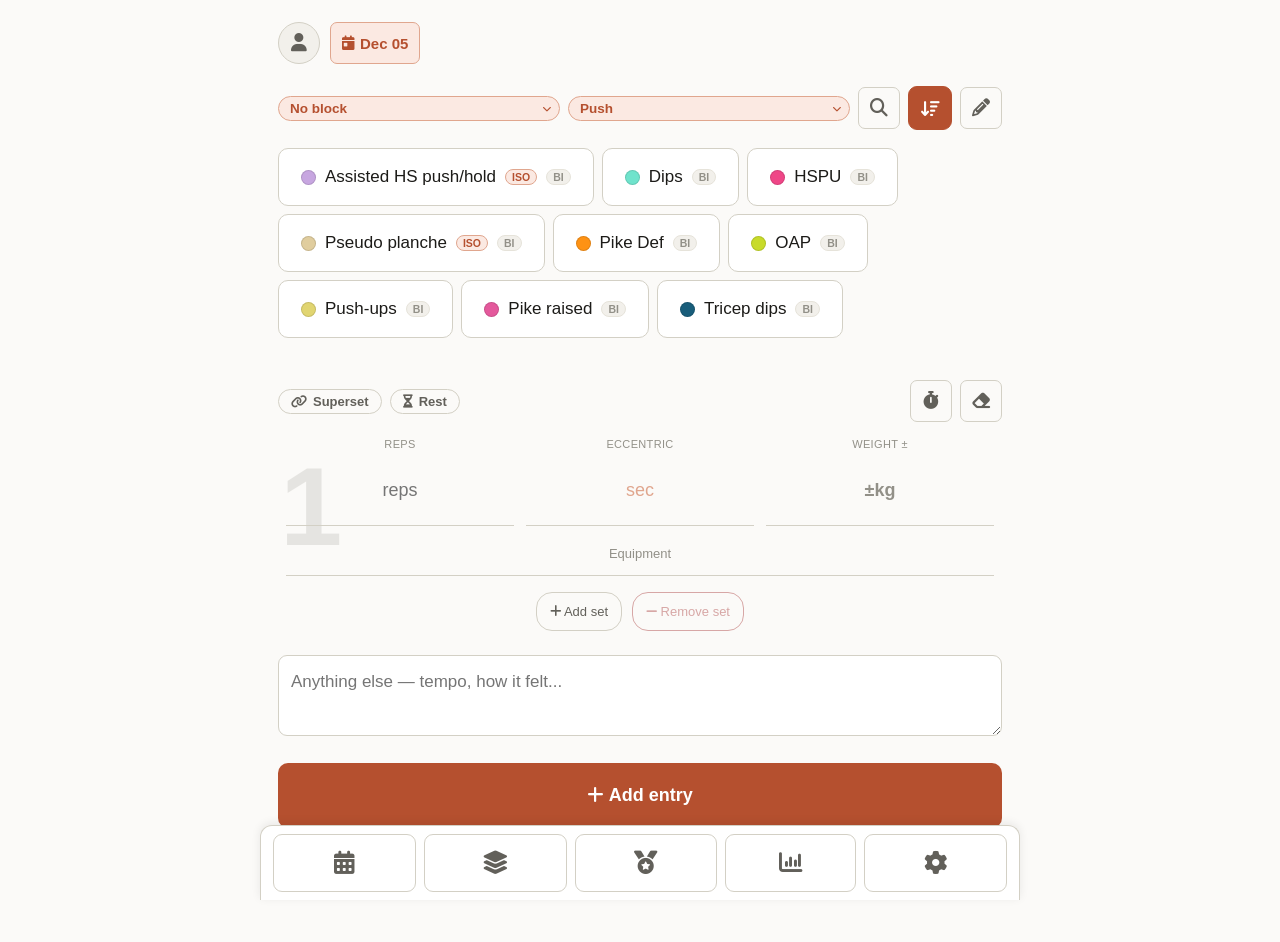
<file: index.html>
<!DOCTYPE html>
<html lang="en">
<head>
<meta charset="utf-8" />
<meta name="viewport" content="width=device-width, initial-scale=1" />
<title>Workout Log</title>
<meta http-equiv="refresh" content="0; url=workout-log-standalone.html" />
<link rel="manifest" href="manifest.webmanifest" />
</head>
<body>
<p><a href="workout-log-standalone.html">Open Workout Log</a></p>
<script>location.replace('workout-log-standalone.html');</script>
</body>
</html>
</file>
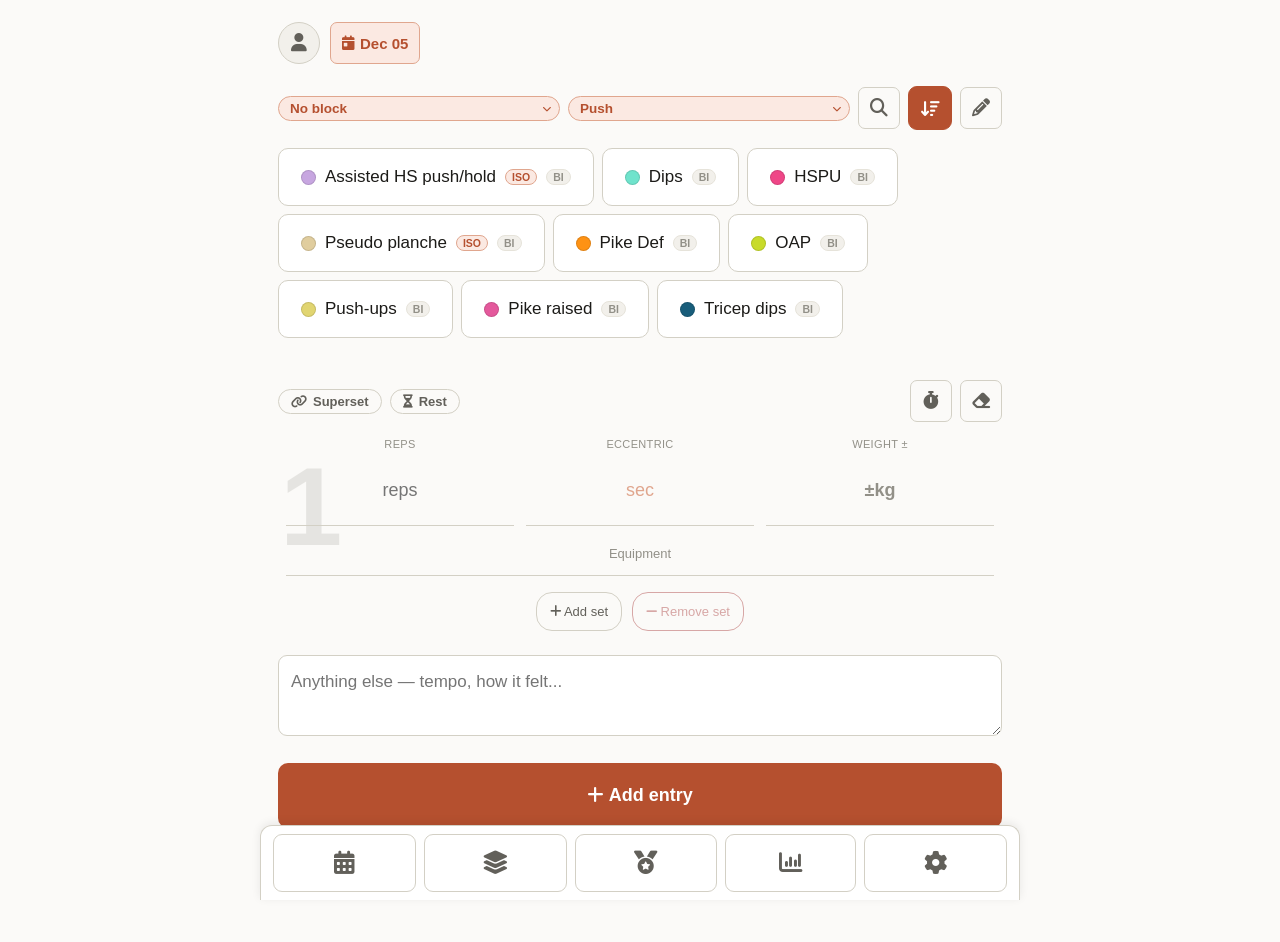
<file: workout-log-standalone.html>
<!DOCTYPE html>
<html lang="en">
<head>
<meta charset="UTF-8" />
<meta name="viewport" content="width=device-width, initial-scale=1.0, viewport-fit=cover" />
<title>Workout Log</title>
<link rel="manifest" href="manifest.webmanifest" />
<meta name="theme-color" content="#fbfaf8" />
<link rel="icon" type="image/png" href="icons/favicon-64.png" />
<link rel="apple-touch-icon" href="icons/apple-touch-icon.png" />
<meta name="mobile-web-app-capable" content="yes" />
<meta name="apple-mobile-web-app-capable" content="yes" />
<meta name="apple-mobile-web-app-title" content="Workout" />
<link rel="stylesheet" href="https://cdnjs.cloudflare.com/ajax/libs/font-awesome/6.5.1/css/all.min.css" />
<link rel="stylesheet" href="workout-log-style.css" />
<script>
  // Applied before the stylesheet paints anything, so there's no flash of the wrong theme.
  (function () {
    try {
      var saved = localStorage.getItem("workout-log-mode-v1");
      var mode = (saved === 'light' || saved === 'dark') ? saved
        : (window.matchMedia && window.matchMedia('(prefers-color-scheme: dark)').matches ? 'dark' : 'light');
      document.documentElement.setAttribute('data-theme', mode);
    } catch (e) { /* ignore */ }
  })();
</script>
</head>
<body>

<header>
  <div class="header-left">
    <button type="button" id="profileBtn" class="profile-btn" aria-label="Profile" title="Profile"><i class="fa-solid fa-user" aria-hidden="true"></i></button>
    <span class="date-wrap">
          <button type="button" id="headerDateBtn" class="date-btn" aria-label="Pick a date"></button>
          <input type="date" id="dateInput" class="hidden-date-input" />
        </span>
  </div>
  <div class="header-btns">
    <button class="menu-btn" id="pageNavBtn" aria-label="View calendar &amp; history" title="Calendar &amp; history"><i class="fa-solid fa-calendar-days" aria-hidden="true"></i></button>
    <button class="menu-btn" id="configBtn" aria-label="Manage categories &amp; blocks" title="Categories &amp; blocks"><i class="fa-solid fa-layer-group" aria-hidden="true"></i></button>
    <button class="menu-btn" id="skillsBtn" aria-label="Skill progressions" title="Skill progressions"><i class="fa-solid fa-medal" aria-hidden="true"></i></button>
    <a class="menu-btn" id="graphLink" href="workout-graph.html" aria-label="View progress graphs" title="Progress graphs"><i class="fa-solid fa-chart-column" aria-hidden="true"></i></a>
    <button class="menu-btn" id="menuBtn" aria-label="Settings &amp; backup" title="Settings &amp; backup"><i class="fa-solid fa-gear" aria-hidden="true"></i></button>
    <div class="menu-panel hidden" id="menuPanel">
      <div class="menu-icon-row">
        <div class="menu-icon-item"><button class="icon-btn" id="exportXlsxBtn" type="button" aria-label="Export to Excel" title="Export to Excel"><i class="fa-solid fa-file-excel" aria-hidden="true"></i></button><span class="menu-icon-label">XLS</span></div>
        <div class="menu-icon-item"><button class="icon-btn" id="exportJsonBtn" type="button" aria-label="Export backup" title="Export backup"><i class="fa-solid fa-file-arrow-down" aria-hidden="true"></i></button><span class="menu-icon-label">Export</span></div>
        <span class="menu-icon-sep" aria-hidden="true"></span>
        <div class="menu-icon-item"><button class="icon-btn" id="importJsonBtn" type="button" aria-label="Import backup" title="Import backup"><i class="fa-solid fa-file-arrow-up" aria-hidden="true"></i></button><span class="menu-icon-label">Import</span></div>
      </div>
      <div class="theme-section">
        <div class="theme-label">Colour theme</div>
        <div class="theme-swatches" id="themeSwatches"></div>
      </div>
      <div class="theme-section">
        <div class="theme-label">Appearance</div>
        <div class="mode-toggle" id="modeToggle">
          <button type="button" class="mode-btn" data-mode="light"><i class="fa-solid fa-sun" aria-hidden="true"></i> Light</button>
          <button type="button" class="mode-btn" data-mode="dark"><i class="fa-solid fa-moon" aria-hidden="true"></i> Dark</button>
        </div>
      </div>
      <div class="theme-section">
        <div class="theme-label">Units</div>
        <div class="mode-toggle" id="unitsToggle">
          <button type="button" class="mode-btn" data-units="metric">Metric</button>
          <button type="button" class="mode-btn" data-units="imperial">Imperial</button>
        </div>
      </div>
      <div class="theme-section">
        <div class="theme-label">Week starts on</div>
        <div class="mode-toggle" id="weekToggle">
          <button type="button" class="mode-btn" data-week="1">Monday</button>
          <button type="button" class="mode-btn" data-week="0">Sunday</button>
        </div>
      </div>
      <div class="theme-section">
        <label class="reset-option"><input type="checkbox" id="showLastToggle" /> Show previous session</label>
      </div>
      <div class="theme-section">
        <label class="reset-option"><input type="checkbox" id="setFlagsToggle" /> Track RPE, pain &amp; Form</label>
      </div>
      <div class="collapsible">
        <button class="collapsible-toggle" id="rearrangeToggleBtn"><i class="fa-solid fa-chevron-right" aria-hidden="true"></i> Rearrange sections</button>
        <div class="hidden" id="settingsListWrap">
          <div id="settingsList"></div>
        </div>
      </div>
      <div class="collapsible">
        <button class="collapsible-toggle" id="resetToggleBtn"><i class="fa-solid fa-chevron-right" aria-hidden="true"></i> Reset</button>
        <div class="hidden" id="resetWrap">
          <div class="reset-options" id="resetOptions">
            <label class="reset-option"><input type="checkbox" id="resetOptData" /> Logged entries (workout history)</label>
            <label class="reset-option"><input type="checkbox" id="resetOptLists" /> Categories, exercises &amp; equipment</label>
            <label class="reset-option"><input type="checkbox" id="resetOptBlocks" /> Blocks</label>
            <label class="reset-option"><input type="checkbox" id="resetOptProfile" /> Bodyweight, measurements &amp; goals</label>
            <label class="reset-option"><input type="checkbox" id="resetOptPlans" /> Skill lines, My program &amp; plan progress</label>
            <label class="reset-option"><input type="checkbox" id="resetOptLayout" /> Section layout (rearrange)</label>
            <label class="reset-option"><input type="checkbox" id="resetOptAppearance" /> Appearance (theme)</label>
          </div>
          <button type="button" class="danger-btn outline" id="resetSelectedBtn">Reset selected</button>
          <button type="button" class="danger-btn" id="resetAllBtn">Reset everything</button>
        </div>
      </div>
    </div>
  </div>
  <input type="file" id="importFile" accept="application/json" />
</header>

<div id="mainContent">
  <div class="page" id="page-home">

  <div class="module" id="module-exercise">
    <div class="exercise-header-row">
      <div class="exercise-tools">
        <span class="exercise-tools-left">
          <span class="block-pill-wrap">
            <select id="blockSelect" class="block-pill-select"></select>
            <i class="fa-solid fa-chevron-down block-pill-arrow" aria-hidden="true"></i>
          </span>
          <span class="block-pill-wrap">
            <select id="categorySelect" class="block-pill-select" aria-label="Category"></select>
            <i class="fa-solid fa-chevron-down block-pill-arrow" aria-hidden="true"></i>
          </span>
        </span>
        <span class="exercise-tools-icons">
        <button class="icon-btn" id="exerciseSearchBtn" aria-label="Search exercises" title="Search exercises"><i class="fa-solid fa-magnifying-glass" aria-hidden="true"></i></button>
        <button class="sort-btn active" id="sortToggleBtn" aria-label="Sort: order added (tap to change)" title="Sort: order added — tap to change"><i class="fa-solid fa-arrow-down-wide-short" aria-hidden="true"></i></button>
        <button class="icon-btn" id="editExBtn" aria-label="Edit exercises"><i class="fa-solid fa-pencil" aria-hidden="true"></i></button>
        </span>
      </div>
    </div>
    <div class="plan-strip hidden" id="planStrip"></div>
    <div class="exercise-grid" id="exerciseGrid"></div>
    <input type="text" id="exerciseText" placeholder="Exercise name" class="hidden" />
    <div class="edit-panel hidden" id="exEditPanel">
      <div id="exEditList"></div>
      <div class="add-inline" id="addExInline">
        <input type="color" id="newExColor" value="#e0a86b" title="Exercise color" />
        <input type="text" id="newExInput" placeholder="New exercise name" />
        <button class="iso-toggle" id="newExIsoBtn" type="button">REPS</button>
        <button class="iso-toggle" id="newExUniBtn" type="button">BI</button>
        <button id="addExBtn">Add</button>
      </div>
    </div>
    <div class="modifiers-row" id="modifiersRow"></div>
  </div>

  <div class="module" id="module-metrics">
    <div class="section-label metrics-title hidden" id="metricsLabel">Reps &amp; eccentric (sec) &amp; kg per set</div>
    <div class="metrics-header-row">
      <div class="metrics-header-left">
      <button type="button" class="pill-select-btn" id="supersetToggleBtn"><i class="fa-solid fa-link" aria-hidden="true"></i> Superset</button>
      <button type="button" class="pill-select-btn hidden" id="holdModeToggleBtn" aria-pressed="false" aria-label="Attempts mode (tap to toggle)" title="Attempts mode: log separate hold attempts instead of working sets"><i class="fa-solid fa-list-ol" aria-hidden="true"></i> <span class="pill-opt">Attempts</span></button>
    </div>
      <div class="metrics-header-actions">
        <button type="button" class="icon-btn" id="toolsBtn" aria-label="Timer, stopwatch &amp; metronome" aria-expanded="false" title="Timer, stopwatch &amp; metronome"><i class="fa-solid fa-stopwatch" aria-hidden="true"></i></button>
        <button type="button" class="icon-btn" id="clearMetricsBtn" aria-label="Clear inputs" title="Clear inputs"><i class="fa-solid fa-eraser" aria-hidden="true"></i></button>
      </div>
    </div>
    <div class="sets-wrap" id="setsWrap">
      <div class="sets-grid" id="setsGrid"></div>
      <div class="add-set-row">
        <button type="button" class="text-btn text-btn-icon" id="setsScrollUpBtn" aria-label="Show earlier sets" title="Show earlier sets"><i class="fa-solid fa-angle-up" aria-hidden="true"></i></button>
        <button type="button" class="text-btn" id="addSetBtn"><i class="fa-solid fa-plus" aria-hidden="true"></i> Add set</button>
        <button type="button" class="text-btn text-btn-danger" id="removeSetBtn"><i class="fa-solid fa-minus" aria-hidden="true"></i> Remove set</button>
        <button type="button" class="text-btn text-btn-icon" id="setsScrollDownBtn" aria-label="Show later sets" title="Show later sets"><i class="fa-solid fa-angle-down" aria-hidden="true"></i></button>
      </div>
    </div>
    <div class="sets-wrap hidden" id="attemptsWrap">
      <div class="sets-grid" id="attemptsGrid"></div>
      <div class="add-set-row">
        <button type="button" class="text-btn text-btn-icon" id="attemptsScrollUpBtn" aria-label="Show earlier attempts" title="Show earlier attempts"><i class="fa-solid fa-angle-up" aria-hidden="true"></i></button>
        <button type="button" class="text-btn" id="addAttemptBtn"><i class="fa-solid fa-plus" aria-hidden="true"></i> Add attempt</button>
        <button type="button" class="text-btn text-btn-danger" id="removeAttemptBtn"><i class="fa-solid fa-minus" aria-hidden="true"></i> Remove attempt</button>
        <button type="button" class="text-btn text-btn-icon" id="attemptsScrollDownBtn" aria-label="Show later attempts" title="Show later attempts"><i class="fa-solid fa-angle-down" aria-hidden="true"></i></button>
      </div>
    </div>
    <div class="sets-grid hidden" id="distanceRow">
      <div class="distance-row-pair">
        <div class="set-field">
          <label for="distanceInput" id="distanceInputLabel">Distance (KM)</label>
          <input type="number" min="0" step="0.01" id="distanceInput" placeholder="0.0" />
        </div>
        <div class="set-field">
          <label for="timeInput" id="timeInputLabel">Time</label>
          <input type="text" id="timeInput" placeholder="0:00" />
        </div>
      </div>
      <div class="distance-row-pair">
        <div class="set-field">
          <label for="ruckKgInput" id="ruckKgInputLabel">Rucking (kg)</label>
          <input type="number" min="0" step="0.5" id="ruckKgInput" placeholder="0" />
        </div>
        <div class="set-field">
          <label for="elevationInput" id="elevationInputLabel">Elevation (m)</label>
          <input type="number" min="0" step="1" id="elevationInput" placeholder="0" />
        </div>
      </div>
      <div class="distance-row-pair hidden" id="distVarRow">
        <div class="set-field">
          <select id="distVarSelect" class="equip-select" required aria-label="Variation"></select>
        </div>
      </div>
    </div>
  </div>

  <div class="module" id="module-notes">
    
    <textarea id="notesInput" placeholder="Anything else — tempo, how it felt..."></textarea>
  </div>

  <div class="module" id="module-addButton">
    <div id="err" class="err hidden"></div>
    <div class="add-row">
      <button id="addBtn"><i class="fa-solid fa-plus" aria-hidden="true"></i> Add entry</button>
    </div>
  </div>

  </div>
  <div class="page hidden" id="page-history">

  <div class="module" id="module-calendar">
    <div class="calendar-card">
      <div class="cal-header">
        <button class="nav-btn" id="calPrev" aria-label="Previous month"><i class="fa-solid fa-angle-left" aria-hidden="true"></i></button>
        <div class="cal-title" id="calTitle"></div>
        <button class="text-btn" id="calToday">Today</button>
        <button class="nav-btn" id="calNext" aria-label="Next month"><i class="fa-solid fa-angle-right" aria-hidden="true"></i></button>
      </div>
      <div class="cal-grid" id="calGrid"></div>
    </div>
  </div>

  <div class="module" id="module-entries">
    <div id="entries"></div>
  </div>

  </div>
  <div class="page hidden" id="page-skills">

  <div class="module" id="module-skills-next">
    <div class="section-label-row">
      <div class="section-label">Train next</div>
    </div>
    <div id="skillsNextList"></div>
  </div>

  <div class="module" id="module-skills-lines">
    <div class="section-label-row">
      <div class="section-label">Skill progressions</div>
    </div>
    <div class="empty" style="padding:0 0 10px;">Build an ordered checklist per skill (e.g. Planche: frog stand → tuck → straddle → full). Give each step a target, like "hold 20s × 3 sets", and link it to an exercise: when your logged sets meet the target the app tells you to move up, and you confirm by marking the step done.</div>
    <div id="skillLinesList"></div>
    <div class="add-inline">
      <input type="text" id="newSkillLineInput" placeholder="New skill line (e.g. Planche)" />
      <button id="addSkillLineBtn">Add</button>
    </div>
  </div>

  </div>
  <div class="page hidden" id="page-config">

  <div class="module" id="module-config-blocks">
    <div class="section-label-row">
      <div class="section-label">Blocks</div>
      <div style="display:flex; gap:6px;">
        <button class="icon-btn" id="blocksSelectBtn" aria-label="Select several to delete" title="Select several to delete"><i class="fa-solid fa-square-check" aria-hidden="true"></i></button>
        <button class="icon-btn" id="blocksSortBtn" aria-label="Sort: order added (tap to change)" title="Sort: order added — tap to change"><i class="fa-solid fa-arrow-down-wide-short" aria-hidden="true"></i></button>
        <button class="icon-btn" id="blocksCollapseBtn" aria-label="Collapse section" title="Collapse"><i class="fa-solid fa-chevron-down" aria-hidden="true"></i></button>
      </div>
    </div>
    <div id="blocksSectionBody">
      <div class="empty" style="padding:0 0 8px;">Workout days (e.g. "Leg Day") that pull exercises from any category. Tap the checklist icon to choose exercises, the eye icon to show/hide it from the home page picker.</div>
      <div id="blockEditList"></div>
      <div class="add-inline">
        <input type="text" id="newBlockInput" placeholder="New block name" />
        <button id="addBlockBtn">Add</button>
      </div>
      <div class="hidden" id="blockAssignSection">
        <div class="section-label" style="margin:10px 0 6px;">Assign exercises to "<span id="blockAssignName"></span>"</div>
        <input type="text" id="blockAssignSearchInput" placeholder="Search exercises…" style="margin-bottom:8px;" />
        <div id="blockAssignChecklist" class="existing-ex-checklist"></div>
      </div>
    </div>
  </div>

  <div class="module" id="module-config-categories">
    <div class="section-label-row">
      <div class="section-label">Categories</div>
      <div style="display:flex; gap:6px;">
        <button class="icon-btn" id="categoriesSelectBtn" aria-label="Select several to delete" title="Select several to delete"><i class="fa-solid fa-square-check" aria-hidden="true"></i></button>
        <button class="icon-btn" id="categoriesSortBtn" aria-label="Sort: order added (tap to change)" title="Sort: order added — tap to change"><i class="fa-solid fa-arrow-down-wide-short" aria-hidden="true"></i></button>
        <button class="icon-btn" id="categoriesCollapseBtn" aria-label="Collapse section" title="Collapse"><i class="fa-solid fa-chevron-down" aria-hidden="true"></i></button>
      </div>
    </div>
    <div id="categoriesSectionBody">
      <div class="empty" style="padding:0 0 8px;">Real exercise lists — Push, Pull, Legs, etc. Rename or delete here; tap the checklist icon to move exercises in from another category.</div>
      <div id="catEditList"></div>
      <div class="add-inline">
        <input type="text" id="newCatInput" placeholder="New category name" />
        <button id="addCatBtn">Add</button>
      </div>
      <div class="hidden" id="catAssignSection">
        <div class="section-label" style="margin:10px 0 6px;">Move exercises into "<span id="catAssignName"></span>"</div>
        <input type="text" id="catAssignSearchInput" placeholder="Search exercises…" style="margin-bottom:8px;" />
        <div id="catAssignChecklist" class="existing-ex-checklist"></div>
      </div>
    </div>
  </div>

  <div class="module" id="module-config-equipment">
    <div class="section-label-row">
      <div class="section-label">Equipment</div>
      <div style="display:flex; gap:6px;">
        <button class="icon-btn" id="equipmentSelectBtn" aria-label="Select several to delete" title="Select several to delete"><i class="fa-solid fa-square-check" aria-hidden="true"></i></button>
        <button class="icon-btn" id="equipmentSortBtn" aria-label="Sort: order added (tap to change)" title="Sort: order added — tap to change"><i class="fa-solid fa-arrow-down-wide-short" aria-hidden="true"></i></button>
        <button class="icon-btn" id="equipmentCollapseBtn" aria-label="Collapse section" title="Collapse"><i class="fa-solid fa-chevron-down" aria-hidden="true"></i></button>
      </div>
    </div>
    <div id="equipmentSectionBody">
      <div class="empty" style="padding:0 0 8px;">Equipment tags you can attach to a logged exercise (bar, rings, parallettes...). Rename, recolor, reorder, or delete here.</div>
      <div id="equipmentEditList"></div>
      <div class="add-inline">
        <input type="text" id="newEquipmentInput" placeholder="New equipment name" />
        <button id="addEquipmentBtn">Add</button>
      </div>
    </div>
  </div>

  <div class="module" id="module-config-bodyweight">
    <div class="section-label-row">
      <div class="section-label">Bodyweight</div>
    </div>
    <div id="bodyweightSectionBody">
      <div class="empty" style="padding:0 0 8px;">Log your weight whenever you check it. The graph page uses it to show strength relative to bodyweight and to plot strength against bodyweight over time.</div>
      <div class="bw-summary hidden" id="bodyweightSummary"></div>
      <div class="add-inline">
        <input type="date" id="bwDateInput" aria-label="Date" />
        <input type="number" step="0.1" min="0" id="bwValueInput" placeholder="kg" aria-label="Bodyweight" />
        <button id="addBodyweightBtn">Add</button>
      </div>
      <div id="bodyweightList" class="scroll-list hidden" style="max-height:240px; margin-top:8px;"></div>
    </div>
  </div>

  <div class="module" id="module-config-exercises">
    <div class="section-label-row">
      <div class="section-label">Exercises<span id="exercisesCount"></span></div>
      <div class="sort-group">
        <button class="icon-btn" id="exSelectBtn" aria-label="Select several to delete" title="Select several to delete"><i class="fa-solid fa-square-check" aria-hidden="true"></i></button>
        <button class="icon-btn" id="exSortToggleBtn" aria-label="Sort: A–Z (tap to change)" title="Sort: A–Z — tap to change"><i class="fa-solid fa-arrow-down-a-z" aria-hidden="true"></i></button>
        <button class="icon-btn" id="exListSearchBtn" aria-label="Search this list" title="Search this list"><i class="fa-solid fa-magnifying-glass" aria-hidden="true"></i></button>
        <button class="icon-btn" id="addExerciseModalBtn" aria-label="Add exercise" title="Add exercise"><i class="fa-solid fa-plus" aria-hidden="true"></i></button>
      </div>
    </div>
    <div class="hidden" id="allExSearchRow" style="margin-bottom:8px;">
      <input type="text" id="allExSearchInput" placeholder="Search this list…" />
    </div>
    <div class="empty" style="padding:0 0 8px;">Every exercise across all categories.</div>
    <div id="allExercisesList" class="scroll-list"></div>
  </div>

  </div>
</div>

<div class="modal-overlay hidden" id="exSearchOverlay">
  <div class="modal-box">
    <div class="section-label" style="margin-bottom:10px;">Search exercises</div>
    <input type="text" id="exerciseSearchInput" placeholder="Type to search all exercises…" />
    <div id="exerciseSearchResults" class="scroll-list" style="margin-top:12px; max-height:320px;"></div>
    <div class="modal-actions">
      <button type="button" id="exSearchCloseBtn">Close</button>
    </div>
  </div>
</div>

<div class="modal-overlay hidden" id="exModalOverlay">
  <div class="modal-box">
    <div class="section-label" id="exModalTitle">Add exercise</div>
    <div class="modal-field">
      <label for="exModalName">Name</label>
      <input type="text" id="exModalName" placeholder="Exercise name" />
    </div>
    <div class="modal-field">
      <label for="exModalCategory">Category</label>
      <select id="exModalCategory"></select>
    </div>
    <div class="modal-row">
      <input type="color" id="exModalColor" />
      <button type="button" class="iso-toggle" id="exModalIsoBtn">REPS</button>
      <button type="button" class="iso-toggle" id="exModalUniBtn">BI</button>
      <button type="button" class="iso-toggle" id="exModalLevBtn" title="Track an angle/leverage tag per set (e.g. planche/lever progressions, incline push-ups)">LEV OFF</button>
    </div>
    <div class="modal-field">
      <label for="exModalPattern">Movement pattern</label>
      <select id="exModalPattern">
        <option value="">Auto (from the name)</option>
        <option value="vpush">Vertical push</option>
        <option value="hpush">Horizontal push</option>
        <option value="vpull">Vertical pull</option>
        <option value="hpull">Horizontal pull</option>
        <option value="core">Core</option>
        <option value="legs">Legs</option>
        <option value="mobility">Mobility</option>
      </select>
    </div>
    <div class="modal-field">
      <label for="exModalStraight">Straight-arm load (planche, levers, handstands)</label>
      <select id="exModalStraight">
        <option value="">Auto (from the name)</option>
        <option value="yes">Yes, count it toward straight-arm load</option>
        <option value="no">No</option>
      </select>
    </div>
    <div class="modal-actions">
      <button type="button" class="danger hidden" id="exModalDeleteBtn">Delete</button>
      <button type="button" id="exModalCancelBtn">Cancel</button>
      <button type="button" id="exModalSaveBtn">Save</button>
    </div>
  </div>
</div>

<div class="modal-overlay hidden" id="skillStepModalOverlay">
  <div class="modal-box">
    <div class="section-label" id="skillStepModalTitle">Add step</div>
    <div class="modal-field">
      <label for="skillStepName">Step name</label>
      <input type="text" id="skillStepName" placeholder="e.g. Tuck planche" />
    </div>
    <div class="modal-field">
      <label for="skillStepExercise">Tracked by exercise</label>
      <select id="skillStepExercise"></select>
    </div>
    <div class="modal-field">
      <label for="skillStepVariation">Variation (optional)</label>
      <select id="skillStepVariation"></select>
    </div>
    <div class="modal-field">
      <label for="skillStepMetric">Criterion</label>
      <select id="skillStepMetric">
        <option value="hold">Hold time (seconds)</option>
        <option value="reps">Reps</option>
      </select>
    </div>
    <div class="modal-row">
      <div class="modal-field" style="margin-top:0; flex:1;">
        <label for="skillStepTarget" id="skillStepTargetLabel">Seconds per set</label>
        <input type="number" min="1" id="skillStepTarget" />
      </div>
      <div class="modal-field" style="margin-top:0; flex:1;">
        <label for="skillStepSets">Sets</label>
        <input type="number" min="1" max="20" id="skillStepSets" />
      </div>
    </div>
    <div class="empty" style="padding:10px 0 0; font-size:12px;">Met when at least this many sets in a single day reach the target (for holds, quick attempts count too; for one-sided moves the weaker side counts). Leave the exercise unlinked to tick the step off yourself.</div>
    <div class="modal-actions">
      <button type="button" id="skillStepCancelBtn">Cancel</button>
      <button type="button" id="skillStepSaveBtn">Save</button>
    </div>
  </div>
</div>

<div id="toast" class="toast"></div>

<script src="workout-shared.js"></script>
<script src="workout-log.js"></script>
<script src="workout-tools.js" defer></script>
<script src="workout-extras.js" defer></script>
<script src="workout-library.js" defer></script>
<script src="workout-routines.js" defer></script>
<script src="workout-variations.js" defer></script>
<script src="workout-profile.js" defer></script>
<script src="workout-backup.js" defer></script>
<script src="workout-pwa.js" defer></script>
</body>
</html>
</file>
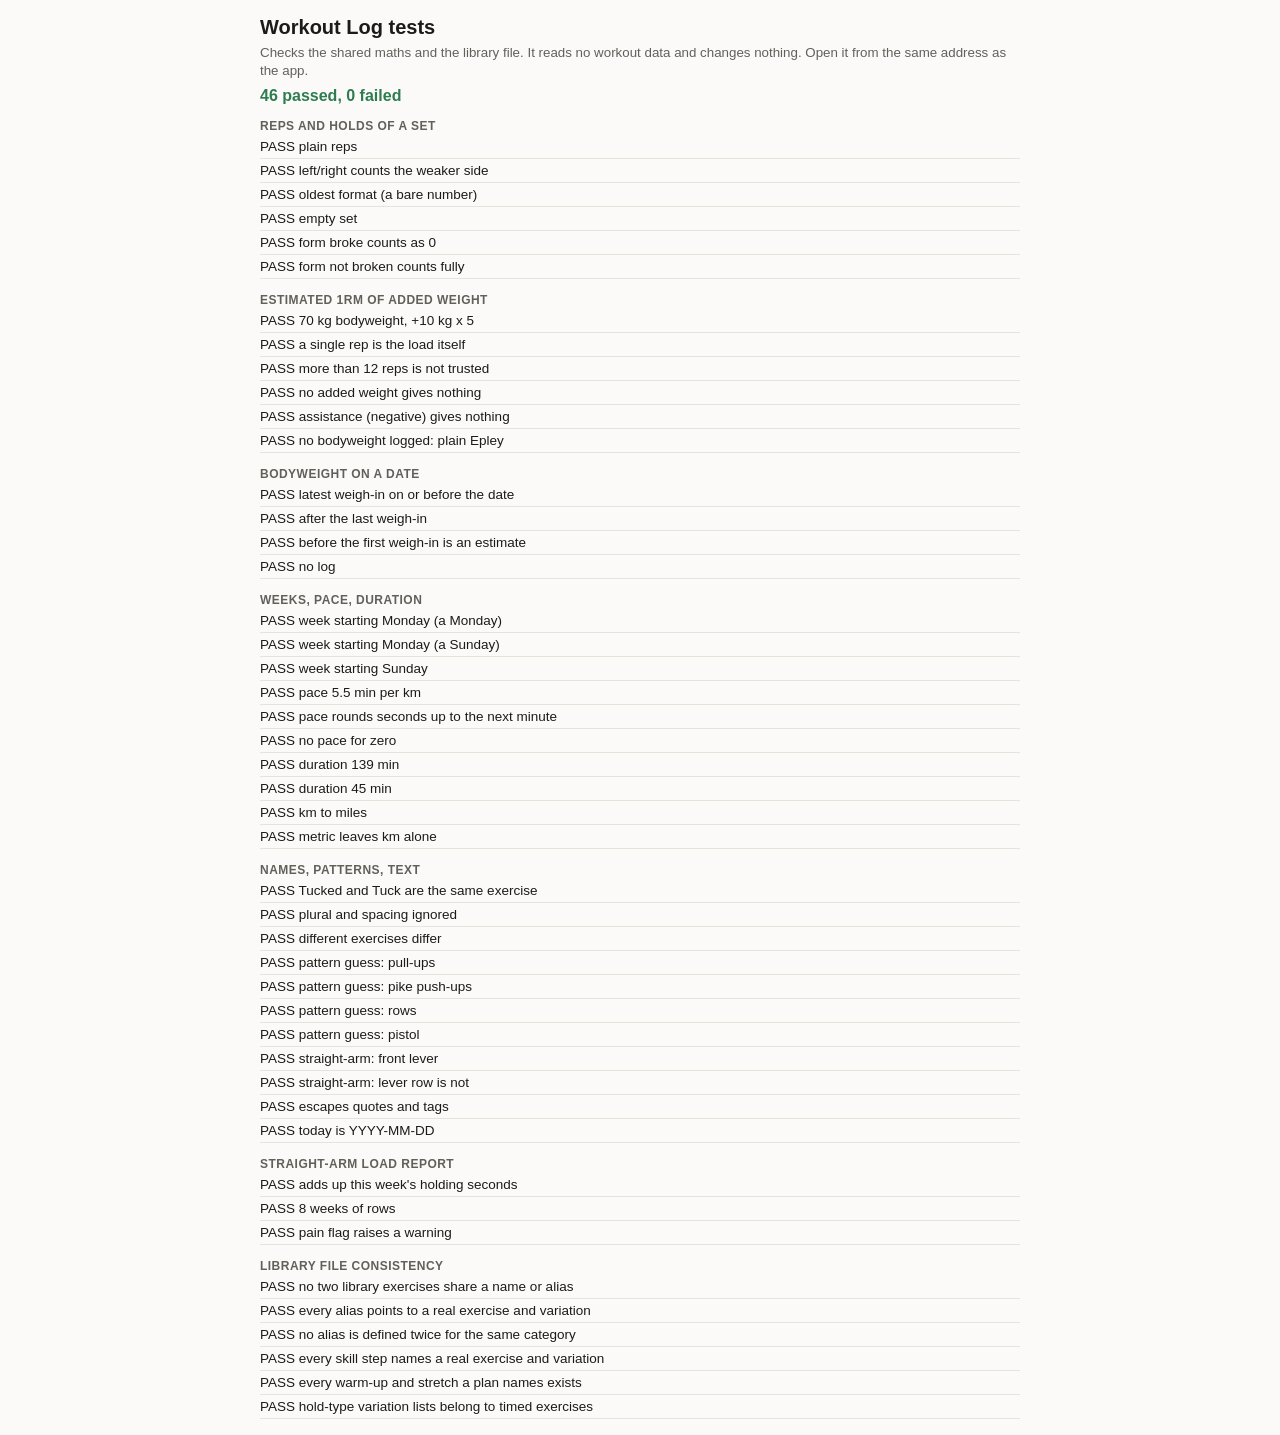
<file: workout-tests.html>
<!DOCTYPE html>
<html lang="en">
<head>
<meta charset="UTF-8" />
<meta name="viewport" content="width=device-width, initial-scale=1" />
<title>Workout Log tests</title>
<style>
  body { font-family: -apple-system, "Segoe UI", Arial, sans-serif; max-width: 760px; margin: 0 auto; padding: 16px; color: #1c1b18; background: #fbfaf8; }
  h1 { font-size: 20px; margin: 0 0 4px; }
  #summary { font-weight: 700; margin: 8px 0 14px; }
  #summary.ok { color: #2f7d4f; } #summary.bad { color: #a32d2d; }
  .row { font-size: 13.5px; padding: 4px 0; border-bottom: 1px solid #e6e3da; }
  .row.fail { color: #a32d2d; font-weight: 600; }
  .grp { font-size: 12px; font-weight: 700; text-transform: uppercase; letter-spacing: .04em; color: #62605a; margin: 14px 0 2px; }
  small { color: #62605a; }
</style>
</head>
<body>
<h1>Workout Log tests</h1>
<small>Checks the shared maths and the library file. It reads no workout data and changes nothing. Open it from the same address as the app.</small>
<div id="summary">Running…</div>
<div id="out"></div>
<script src="workout-shared.js"></script>
<script src="workout-tests.js"></script>
</body>
</html>
</file>
<file: workout-log-style.css>
:root {
    --bg: #fbfaf8; --surface-1: #f2f0eb; --surface-2: #ffffff;
    --text-primary: #1c1b18; --text-secondary: #62605a; --text-muted: #929088;
    --border: #e6e3da; --border-strong: #d3d0c5;
    --accent: #b5502f; --accent-bg: #fbe9e2; --accent-border: #e0a68e;
    --danger: #a32d2d; --shadow: 0 1px 3px rgba(20,18,14,0.06);
    color-scheme: light;
  }
  :root[data-theme="dark"] {
    --bg: #171613; --surface-1: #201f1b; --surface-2: #262420;
    --text-primary: #f3f1ec; --text-secondary: #b7b4ab; --text-muted: #7c7970;
    --border: #35332c; --border-strong: #48453b;
    --danger: #e2685f; --shadow: 0 1px 3px rgba(0,0,0,0.4);
    color-scheme: dark;
  }
  * { box-sizing: border-box; }
  html, body { height: 100%; overflow-x: hidden; }
  body {
    font-family: -apple-system, BlinkMacSystemFont, "Segoe UI", Arial, sans-serif;
    background: var(--bg); color: var(--text-primary);
    max-width: 760px; margin: 0 auto; padding: clamp(14px, 3.5vh, 22px) clamp(12px, 4.5vw, 18px) clamp(50px, 9vh, 70px);
    min-height: 100vh; display: flex; flex-direction: column; font-size: clamp(13.5px, 1.9vh, 15px);
  }
  #mainContent { flex: 1; display: flex; flex-direction: column; min-width: 0; }
  .page { flex: 1; display: flex; flex-direction: column; min-width: 0; }
  header { display: flex; justify-content: space-between; align-items: flex-start; margin-bottom: 1.4rem; position: relative; flex-wrap: wrap; gap: 8px; }
  .hidden-date-input { position: absolute; width: 1px; height: 1px; opacity: 0; pointer-events: none; border: none; padding: 0; }
  /* ---- bottom action bar: header-btns pinned to the bottom edge, full screen width ---- */
  :root { --bottom-bar-h: clamp(46px, 7vh, 58px); --bottom-bar-clear: calc(var(--bottom-bar-h) + 32px + env(safe-area-inset-bottom, 0px)); }
  body { padding-bottom: var(--bottom-bar-clear); }
  .header-btns {
    position: fixed; left: 0; right: 0; bottom: 0; z-index: 40;
    display: flex; gap: 8px; padding: 8px 12px calc(8px + env(safe-area-inset-bottom, 0px));
    background: var(--surface-2); border-top: 1px solid var(--border-strong); box-shadow: 0 -2px 10px rgba(20, 18, 14, 0.08);
  }
  .header-btns .menu-btn { flex: 1; width: auto; height: var(--bottom-bar-h); }
  .menu-btn {
    background: var(--surface-2); border: 1px solid var(--border-strong); border-radius: 9px; position: relative;
    width: clamp(40px, min(6.5vh, 11vw), 60px); height: clamp(40px, min(6.5vh, 11vw), 60px); display: flex; align-items: center; justify-content: center;
    cursor: pointer; font-size: clamp(16px, min(2.6vh, 4.5vw), 24px); color: var(--text-secondary); flex-shrink: 0; text-decoration: none;
  }
  .menu-btn:hover { background: var(--surface-1); }
  .menu-panel {
    position: absolute; top: 44px; right: 0; background: var(--surface-2);
    border: 1px solid var(--border-strong); border-radius: 10px; box-shadow: 0 6px 20px rgba(20,18,14,0.12);
    padding: 6px; display: flex; flex-direction: column; min-width: 200px; z-index: 30;
  }
  .header-btns .menu-panel { top: auto; bottom: calc(100% + 8px); right: 12px; max-width: calc(100vw - 24px); max-height: 70vh; overflow-y: auto; }
  .menu-panel.hidden { display: none; }
  .menu-panel button {
    background: none; border: none; text-align: left; padding: 9px 10px; border-radius: 6px;
    font-size: 14px; color: var(--text-primary); cursor: pointer; display: flex; align-items: center; gap: 8px;
  }
  .menu-panel button:hover { background: var(--surface-1); }
  /* icon-only buttons inside the panel (must out-rank the generic ".menu-panel button" row style) */
  .menu-panel .icon-btn {
    width: 42px; height: 42px; padding: 0; justify-content: center; gap: 0;
    border: 1px solid var(--border-strong); border-radius: 7px; color: var(--text-secondary); font-size: 16px;
  }
  .menu-panel .icon-btn:hover { background: var(--surface-1); color: var(--text-primary); }
  .menu-icon-row { display: flex; align-items: center; gap: 8px; padding: 4px 4px 6px; }
  .menu-icon-row .icon-btn { width: 100%; }
  .menu-icon-sep { align-self: stretch; width: 1px; margin: 2px 2px; background: var(--border-strong); flex-shrink: 0; }
  .theme-section { border-top: 1px solid var(--border); margin-top: 6px; padding: 10px 10px 4px; }
  .theme-label { font-size: 11.5px; font-weight: 700; color: var(--text-secondary); text-transform: uppercase; letter-spacing: 0.03em; margin-bottom: 8px; }
  .theme-swatches { display: grid; grid-template-columns: repeat(5, 26px); gap: 8px; justify-content: start; }
  .theme-swatch {
    width: 26px; height: 26px; border-radius: 50%; border: 2px solid transparent; cursor: pointer; padding: 0;
    box-shadow: inset 0 0 0 1px rgba(0,0,0,0.08);
  }
  .theme-swatch.active { border-color: var(--text-primary); }

  .mode-toggle { display: flex; gap: 8px; }
  .mode-btn {
    flex: 1; display: flex; align-items: center; justify-content: center; gap: 6px;
    padding: 8px 10px; border-radius: 8px; border: 1px solid var(--border-strong);
    background: var(--surface-1); color: var(--text-secondary); font-size: 13px; cursor: pointer; font-family: inherit;
  }
  .mode-btn.active { background: var(--accent); color: #fff; border-color: var(--accent); }

  .collapsible { border-top: 1px solid var(--border); margin-top: 6px; padding-top: 4px; }
  .collapsible-toggle {
    width: 100%; background: none; border: none; text-align: left; padding: 9px 10px; border-radius: 6px;
    font-size: 14px; color: var(--text-primary); cursor: pointer; display: flex; align-items: center; gap: 8px;
  }
  .collapsible-toggle:hover { background: var(--surface-1); }
  .collapsible-toggle i { transition: transform 0.15s; font-size: 12px; color: var(--text-muted); }
  .collapsible-toggle.open i { transform: rotate(90deg); }
  #settingsListWrap { padding: 2px 4px 4px; }
  #settingsListWrap.hidden { display: none; }

  #resetWrap { padding: 6px 4px 4px; display: flex; flex-direction: column; gap: 8px; }
  #resetWrap.hidden { display: none; }
  .reset-options { display: flex; flex-direction: column; gap: 7px; padding: 2px 2px 4px; }
  .reset-option { display: flex; align-items: center; gap: 8px; font-size: 13px; color: var(--text-primary); cursor: pointer; }
  .reset-option input[type="checkbox"] { width: 16px; height: 16px; accent-color: var(--danger); flex-shrink: 0; }
  .danger-btn {
    background: var(--danger); color: #fff; border: 1px solid var(--danger); border-radius: 8px;
    padding: 9px 12px; font-size: 13.5px; font-weight: 600; cursor: pointer; width: 100%; font-family: inherit;
  }
  .danger-btn:hover { opacity: 0.9; }
  .danger-btn.outline { background: none; color: var(--danger); }
  .settings-row { display: flex; align-items: center; justify-content: space-between; gap: 6px; padding: 6px 4px; border-radius: 6px; }
  .settings-row.hidden-module { opacity: 0.45; }
  .settings-row .name { font-size: 13.5px; flex: 1; }
  .settings-row .actions { display: flex; gap: 2px; }
  .settings-row button { background: none; border: none; cursor: pointer; color: var(--text-muted); font-size: 15px; padding: 4px; border-radius: 5px; }
  .settings-row button:hover { background: var(--surface-1); color: var(--text-primary); }
  .settings-row button:disabled { opacity: 0.3; cursor: default; }
  .settings-row button.eye-on { color: var(--accent); }

  section, .module { margin-bottom: 1.5rem; min-width: 0; }
  .section-label-row { display: flex; align-items: center; justify-content: space-between; margin-bottom: 10px; }
  .section-label { font-size: 13.5px; color: var(--text-secondary); margin: 0; font-weight: 600; text-transform: uppercase; letter-spacing: 0.03em; }
  .icon-btn {
    background: none; border: 1px solid var(--border-strong); border-radius: 7px; width: clamp(28px, min(4.8vh, 8vw), 42px); height: clamp(28px, min(4.8vh, 8vw), 42px);
    display: flex; align-items: center; justify-content: center; cursor: pointer; color: var(--text-secondary); font-size: clamp(13px, min(2.2vh, 4vw), 18px); flex-shrink: 0;
  }
  .icon-btn:hover { background: var(--surface-1); }
  .icon-btn.on { background: var(--accent-bg); color: var(--accent); border-color: var(--accent-border); }
  .text-btn {
    background: none; border: 1px solid var(--border-strong); border-radius: 16px; padding: clamp(6px, min(1.3vh, 2vw), 11px) clamp(9px, 2.5vw, 13px);
    font-size: 13px; font-family: inherit; color: var(--text-secondary); cursor: pointer;
    appearance: none; -webkit-appearance: none; -moz-appearance: none;
  }
  .text-btn::-moz-focus-inner { border: 0; padding: 0; }
  .text-btn:hover { background: var(--surface-1); }
  .text-btn:disabled { opacity: 0.4; cursor: default; }
  .text-btn:disabled:hover { background: none; }
  .text-btn-danger { color: var(--danger); border-color: var(--danger); }
  .text-btn-danger:hover { background: var(--danger-bg, rgba(220, 38, 38, 0.08)); }
  .text-btn-icon { padding: clamp(6px, min(1.3vh, 2vw), 11px); }

  .tabs { display: flex; gap: 7px; flex-wrap: wrap; }
  .tab {
    padding: clamp(9px, min(1.9vh, 2.6vh), 17px) clamp(14px, 3.6vw, 24px); border-radius: 22px; border: 1px solid transparent;
    cursor: pointer; font-size: clamp(13.5px, min(2vh, 3.7vw), 17px); color: #fff; font-weight: 600; text-shadow: 0 1px 1px rgba(0,0,0,0.15);
    display: flex; align-items: center; gap: 7px;
  }
  .tab.active { box-shadow: 0 0 0 2px var(--text-primary); }

  .edit-panel { margin-top: 10px; background: var(--surface-1); border-radius: 10px; padding: 10px; }
  .edit-panel.hidden { display: none; }
  .edit-row { display: flex; align-items: center; justify-content: space-between; gap: 8px; padding: 6px 4px; flex-wrap: wrap; }
  .edit-row .name { font-size: 13.5px; flex: 1; display: flex; align-items: center; gap: 8px; min-width: 90px; }
  .edit-row .dot { width: 10px; height: 10px; border-radius: 50%; flex-shrink: 0; }
  .edit-row .actions { display: flex; gap: 4px; align-items: center; }
  .edit-row button { background: none; border: none; cursor: pointer; color: var(--text-muted); font-size: 15px; padding: 4px; }
  .edit-row button:hover { color: var(--accent); }
  .edit-row button.danger:hover { color: var(--danger); }
  .edit-row button.eye-on { color: var(--accent); }
  .edit-row button.on:not(.iso-toggle) { color: var(--accent); }
  .edit-row input[type="color"] { width: 15px; height: 15px; border-radius: 6px; border: none; padding: 0; cursor: pointer; }
  .edit-row input[type="color"]:hover { box-shadow: 0 0 0 2px var(--accent-border); }
  .cat-color-input {
    width: 16px; height: 16px; border-radius: 50%; border: 1px solid var(--border-strong);
    padding: 0; cursor: pointer; -webkit-appearance: none; appearance: none; flex-shrink: 0; background: none;
  }
  .cat-color-input::-webkit-color-swatch-wrapper { padding: 0; border-radius: 50%; }
  .cat-color-input::-webkit-color-swatch { border: none; border-radius: 50%; }
  .cat-color-input::-moz-color-swatch { border: none; border-radius: 50%; }
  .iso-toggle { font-size: 11px; padding: 4px 8px; border-radius: 12px; border: 1px solid var(--border-strong); background: var(--surface-2); color: var(--text-secondary); cursor: pointer; white-space: nowrap; }
  .iso-toggle.on { background: var(--accent); color: #fff; border-color: var(--accent); }
  .add-inline { display: flex; gap: 6px; margin-top: 6px; flex-wrap: wrap; align-items: center; }
  .add-inline input[type="text"] { flex: 1; min-width: 120px; padding: 8px 10px; border-radius: 7px; border: 1px solid var(--border-strong); font-size: 13.5px; }
  .add-inline input[type="date"], .add-inline input[type="number"] { flex: 1; width: auto; min-width: 110px; padding: 8px 10px; border-radius: 7px; border: 1px solid var(--border-strong); font-size: 13.5px; }
  .bw-summary { font-size: 13px; color: var(--text-secondary); margin-bottom: 4px; }
  .bw-summary b { color: var(--accent); }
  .add-inline input[type="color"] { width: 30px; height: 30px; border-radius: 7px; border: 1px solid var(--border-strong); padding: 0; cursor: pointer; }
  .add-inline button { background: var(--accent); color: #fff; border: none; border-radius: 7px; padding: 8px 12px; font-size: 13px; cursor: pointer; white-space: nowrap; }

  .exercise-header-row { display: flex; flex-direction: column; align-items: stretch; margin-bottom: 10px; gap: 8px; }
  .exercise-tools { display: flex; gap: 8px; align-items: center; justify-content: space-between; flex-wrap: wrap; }
  .exercise-tools-left { display: flex; gap: 8px; align-items: center; min-width: 0; }
  .exercise-tools-left .block-pill-select { max-width: 28vw; text-overflow: ellipsis; }
  .exercise-tools-icons { display: flex; gap: 8px; align-items: center; margin-left: auto; }
  .sort-group { display: flex; gap: 4px; }
  .sort-btn { font-size: clamp(13px, min(2vh, 3.5vw), 17px); width: clamp(30px, min(5vh, 8.5vw), 44px); height: clamp(30px, min(5vh, 8.5vw), 44px); display: flex; align-items: center; justify-content: center; padding: 0; border-radius: 9px; border: 1px solid var(--border-strong); background: var(--surface-2); color: var(--text-secondary); cursor: pointer; }
  .sort-btn.active { background: var(--accent); color: #fff; border-color: var(--accent); }

  .exercise-grid { display: flex; flex-direction: column; align-items: flex-start; gap: 8px; margin-bottom: 12px; overflow-x: auto; overflow-y: hidden; padding: 8px 8px 6px 0; -webkit-overflow-scrolling: touch; }
.ex-row { display: flex; flex-wrap: nowrap; gap: 8px; }
.ex-row .ex-btn-wrap { flex-shrink: 0; }
  .ex-btn-wrap { position: relative; display: inline-flex; }
  .ex-btn {
    padding: clamp(9px, min(2vh, 2.4vh), 18px) clamp(12px, 3.4vw, 22px); border-radius: 10px; border: 1px solid var(--border-strong);
    background: var(--surface-2); cursor: pointer; font-size: clamp(13px, min(2vh, 3.6vw), 17px); color: var(--text-primary);
    display: flex; align-items: center; gap: 9px; white-space: nowrap;
  }
  .ex-btn .dot { width: 15px; height: 15px; border-radius: 50%; flex-shrink: 0; box-shadow: inset 0 0 0 1px rgba(0,0,0,0.12); }
  .ex-btn .iso-tag { font-size: 10.5px; border-radius: 8px; padding: 1px 6px; }
  .ex-btn .iso-tag.attr-tag { color: var(--accent); background: var(--accent-bg); border: 1px solid var(--accent-border); font-weight: 700; }
  .ex-btn .iso-tag.attr-tag.attr-tag-muted { color: var(--text-muted); background: var(--surface-1); border: 1px solid var(--border); font-weight: 600; }
  .ex-btn .iso-tag.origin-tag { color: #fff; border: 1px solid transparent; font-weight: 700; }
  /* superset: exercises picked for the running superset are filled with the accent colour; the one being edited also gets a ring */
  .ex-btn.ss-member.selected { box-shadow: 0 0 0 3px var(--accent-border); }
  .ex-btn.selected { background: var(--accent-bg); color: var(--accent); border-color: var(--accent-border); font-weight: 600; }
  .ex-btn.ss-member { background: var(--accent); color: #fff; border-color: var(--accent); font-weight: 600; } /* after .selected so a picked and selected exercise stays filled */
  .ex-del {
    position: absolute; top: -7px; right: -7px; width: 20px; height: 20px; border-radius: 50%;
    background: var(--danger); color: #fff; border: none; font-size: 12px; line-height: 1; cursor: pointer;
    display: flex; align-items: center; justify-content: center;
  }

  .modifiers-row { display: flex; gap: 14px; flex-wrap: wrap; align-items: center; justify-content: center; margin-top: 8px; }
  .modifier { display: flex; align-items: center; gap: 6px; font-size: 13px; color: var(--text-secondary); }
  .modifier input[type="checkbox"] { width: 16px; height: 16px; accent-color: var(--accent); }

  input[type="date"], input[type="text"], input[type="number"] {
    font-family: inherit; font-size: clamp(13.5px, min(2vh, 3.5vw), 17px); padding: clamp(8px, min(1.9vh, 2.2vh), 16px) clamp(9px, 2.8vw, 12px); border-radius: 9px;
    border: 1px solid var(--border-strong); width: 100%; background: var(--surface-2);
  }

  .metrics-title { text-align: center; margin-bottom: 8px; }
  .metrics-header-row { display: flex; align-items: center; justify-content: space-between; flex-wrap: nowrap; gap: 8px; margin-bottom: 10px; container-type: inline-size; }
  .metrics-header-actions { display: flex; align-items: center; gap: 8px; flex-shrink: 0; }
  .pill-select-btn {
    appearance: none; -webkit-appearance: none; -moz-appearance: none;
    font-family: inherit; font-size: 13px; font-weight: 700;
    color: var(--text-secondary); background: none; border: 1px solid var(--border-strong);
    border-radius: 14px; padding: 4px 12px; cursor: pointer; display: inline-flex; align-items: center; gap: 6px;
  }
  .pill-select-btn::-moz-focus-inner { border: 0; padding: 0; }
  .pill-select-btn:hover { background: var(--surface-1); }
  .pill-select-btn.on { color: var(--accent); background: var(--accent-bg); border-color: var(--accent-border); }
  .sets-wrap { display: flex; flex-direction: column; gap: 10px; }
  .sets-grid { display: flex; flex-direction: column; flex-wrap: wrap; gap: 10px; justify-content: center; width: 100%; }
  .add-set-row { display: flex; justify-content: center; gap: 10px; }
  #distanceRow { flex-direction: column; gap: 14px; }
  .distance-row-pair { display: flex; gap: 16px; justify-content: center; width: 100%; }
  .set-col { display: flex; flex-direction: row; align-items: flex-start; justify-content: flex-start; gap: 12px; width: 100%; }
  .set-num {
    flex-shrink: 0; width: 24px; height: 24px; margin-top: 40px; border-radius: 50%;
    background: var(--surface-1); border: 1px solid var(--border-strong); color: var(--text-secondary);
    font-size: 12px; font-weight: 700; font-variant-numeric: tabular-nums; display: flex; align-items: center; justify-content: center;
  }
  .set-field { display: flex; flex-direction: column; align-items: center; gap: 6px; flex: 1; min-width: 0; }
  .set-field label { font-size: 11px; color: var(--text-muted); text-transform: uppercase; letter-spacing: 0.03em; white-space: nowrap; overflow: hidden; text-overflow: ellipsis; max-width: 100%; }
  .set-col .set-field label { display: none; }
  .set-col.first-visible .set-field label { display: block; } /* labels only above the first visible set */
  .set-col input, #distanceRow input {
    text-align: center; padding: 0 2px; font-size: 18px; height: 70px; box-sizing: border-box;
    background: none; border: none; border-bottom: 1px solid var(--border-strong); border-radius: 0; width: 100%;
  }
  .set-col input:focus, #distanceRow input:focus { outline: none; border-bottom-color: var(--accent); }
  .set-col input.ecc-input { color: var(--accent); }
  .set-col input.ecc-input::placeholder { color: var(--accent-border); }
  .set-col select.equip-select {
    appearance: none; -webkit-appearance: none; font-family: inherit; font-size: 13px; text-align: center; text-align-last: center;
    height: 70px; width: 100%; padding: 0 2px; box-sizing: border-box; cursor: pointer; color: var(--accent);
    background: none; border: none; border-bottom: 1px solid var(--border-strong); border-radius: 0;
  }
  .set-col select.equip-select:focus { outline: none; border-bottom-color: var(--accent); }
  .set-col input.kg-input, #distanceRow input#ruckKgInput { color: var(--text-primary); font-weight: 600; }
  .set-col input.kg-input::placeholder, #distanceRow input#ruckKgInput::placeholder { color: var(--text-muted); }
  .set-col input.angle-input { font-size: 13px; color: var(--text-secondary); font-weight: 600; }
  .set-col input.angle-input::placeholder { color: var(--text-muted); font-size: 11px; }
  .set-field-reps .lr-row { display: flex; gap: 6px; }
  /* hide the number-input spinner arrows in the sets grid & running fields */
  .set-col input[type="number"]::-webkit-outer-spin-button,
  .set-col input[type="number"]::-webkit-inner-spin-button,
  #distanceRow input[type="number"]::-webkit-outer-spin-button,
  #distanceRow input[type="number"]::-webkit-inner-spin-button { -webkit-appearance: none; margin: 0; }
  .set-col input[type="number"], #distanceRow input[type="number"] { -moz-appearance: textfield; appearance: textfield; }

  .block-pill-wrap { position: relative; display: inline-flex; align-items: center; }
  .block-pill-select {
    appearance: none; -webkit-appearance: none; -moz-appearance: none;
    font-family: inherit; font-size: 13.5px; font-weight: 700; text-transform: none; letter-spacing: normal;
    color: var(--accent); background: var(--accent-bg); border: 1px solid var(--accent-border);
    border-radius: 14px; padding: 4px 24px 4px 11px; cursor: pointer; max-width: 45vw;
  }
  .block-pill-select:focus { outline: none; border-color: var(--accent); }
  /* date button beside the Exercise label: same height, border and radius as the icon buttons */
  .date-wrap { position: relative; display: inline-flex; }
  .date-btn {
    display: inline-flex; align-items: center; gap: 6px; white-space: nowrap; cursor: pointer; flex-shrink: 0;
    height: clamp(28px, min(4.8vh, 8vw), 42px); padding: 0 11px; border-radius: 7px;
    background: var(--accent-bg); color: var(--accent); border: 1px solid var(--accent-border);
    font-family: inherit; font-size: clamp(12.5px, min(2vh, 3.6vw), 15px); font-weight: 700; text-transform: none; letter-spacing: 0;
  }
  .date-btn i { font-size: 0.95em; }
  .date-btn:hover { background: var(--surface-1); }
  .block-pill-arrow {
    position: absolute; right: 9px; top: 50%; transform: translateY(-50%);
    font-size: 9px; color: var(--accent); pointer-events: none;
  }


  textarea {
    width: 100%; resize: vertical; min-height: clamp(56px, 9vh, 96px); font-family: inherit; font-size: clamp(13.5px, min(2vh, 3.5vw), 17px);
    padding: clamp(9px, min(1.9vh, 2.2vh), 16px) clamp(9px, 2.8vw, 12px); border-radius: 9px; border: 1px solid var(--border-strong); background: var(--surface-2);
  }

  .add-row button {
    background: var(--accent); color: #fff; border: none; font-weight: 600;
    padding: clamp(11px, min(2.6vh, 3vh), 22px) clamp(16px, 4vw, 22px); border-radius: 10px; font-size: clamp(14.5px, min(2.1vh, 3.8vw), 18px); cursor: pointer; width: 100%;
  }
  .add-row button:hover { opacity: 0.92; }

  .menu-btn.on { background: var(--accent-bg); color: var(--accent); border-color: var(--accent-border); }

  .err { color: var(--danger); font-size: 13px; margin-bottom: 8px; }
  .hidden { display: none !important; }

  /* Calendar */
  .calendar-card { background: var(--surface-2); border: 1px solid var(--border); border-radius: 12px; padding: 14px; box-shadow: var(--shadow); }
  .cal-header { display: flex; align-items: center; justify-content: space-between; margin-bottom: 10px; gap: 6px; }
  .cal-header button.nav-btn { background: none; border: none; font-size: 18px; color: var(--text-secondary); cursor: pointer; padding: 4px 8px; }
  .cal-header .cal-title { font-size: 14px; font-weight: 600; flex: 1; text-align: center; }
  .cal-grid { display: grid; grid-template-columns: repeat(7, 1fr); gap: 4px; text-align: center; }
  .cal-dow { font-size: 10.5px; color: var(--text-muted); font-weight: 600; padding-bottom: 4px; }
  .cal-day {
    position: relative; padding: 7px 0 10px; border-radius: 8px; font-size: 13px; cursor: pointer; color: var(--text-primary);
    display: flex; flex-direction: column; align-items: center; gap: 3px;
  }
  .cal-day:hover { background: var(--surface-1); }
  .cal-day.empty { visibility: hidden; cursor: default; }
  .cal-day.today { border: 1px solid var(--accent-border); font-weight: 700; }
  .cal-day.selected { background: var(--accent); color: #fff; }
  .cal-dots { display: flex; gap: 2px; justify-content: center; flex-wrap: wrap; max-width: 26px; }
  .cal-dot { width: 5px; height: 5px; border-radius: 50%; }

  .day-group { margin-bottom: 16px; }
  .day-group-header { font-size: 13.5px; font-weight: 700; color: var(--text-primary); margin-bottom: 6px; padding-bottom: 4px; border-bottom: 1px solid var(--border); }
  .entry { background: var(--surface-2); border: 1px solid var(--border); border-left: 4px solid var(--accent); border-radius: 10px; padding: 12px 14px; margin-bottom: 8px; box-shadow: var(--shadow); }
  .entry-header { display: flex; justify-content: space-between; align-items: center; margin-bottom: 6px; gap: 8px; }
  .entry-exercise { font-size: 15px; font-weight: 700; display: flex; align-items: center; gap: 7px; }
  .entry-exercise .dot { width: 9px; height: 9px; border-radius: 50%; flex-shrink: 0; }
  .entry-time { font-size: 11.5px; font-weight: 500; color: var(--text-muted); }
  .entry-sets { display: flex; gap: 6px; flex-wrap: wrap; margin-bottom: 6px; }
  .set-pill { font-size: 11.5px; background: var(--surface-1); border-radius: 6px; padding: 3px 8px; color: var(--text-secondary); }
  .badge { font-size: 11.5px; background: var(--accent-bg); color: var(--accent); border-radius: 6px; padding: 3px 8px; }
  /* trophy icons everywhere (best-of tags, calendar); the yellow PR badge keeps its dark icon for contrast */
  .fa-trophy { color: #b88a00; }
  .badge-pr .fa-trophy { color: inherit; }
  .cal-pr { position: absolute; top: 3px; right: 4px; font-size: 9px; }
  .cal-day.selected .cal-pr { color: #ffd766; }
  .badge-pr { background: #f5c518; color: #4a3800; font-weight: 700; display: inline-flex; align-items: center; gap: 4px; }
  .attempts-summary { font-style: italic; }
  .entry-badges { display: flex; gap: 6px; flex-wrap: wrap; margin-bottom: 6px; }
  .entry-notes { font-size: 13.5px; color: var(--text-secondary); white-space: pre-wrap; }
  .superset-card {
    background: var(--accent-bg); border: 1px dashed var(--accent-border); border-radius: 12px;
    padding: 10px; margin-bottom: 8px;
  }
  .superset-card-header {
    font-size: 12px; font-weight: 700; color: var(--accent); text-transform: uppercase; letter-spacing: 0.03em;
    margin-bottom: 8px; display: flex; align-items: center; gap: 6px;
  }
  .superset-card .entry { border-left-width: 4px; }
  .superset-card .entry:last-child { margin-bottom: 0; }
  .del-btn { background: none; border: none; color: var(--text-muted); cursor: pointer; font-size: 16px; padding: 4px; flex-shrink: 0; }
  .del-btn:hover { color: var(--danger); }
  .empty { color: var(--text-muted); font-size: 13.5px; padding: 0.75rem 0; }


  .toast {
    position: fixed; bottom: calc(var(--bottom-bar-h) + 20px + env(safe-area-inset-bottom, 0px)); left: 50%; transform: translateX(-50%); z-index: 120; background: var(--text-primary);
    color: var(--bg); padding: 9px 18px; border-radius: 8px; font-size: 13px; opacity: 0; transition: opacity 0.2s; pointer-events: none;
  }
  .toast.show { opacity: 1; }
  #importFile { display: none; }

/* Drag-to-reorder exercises */
.ex-btn-wrap[draggable="true"] { cursor: grab; }
.ex-btn-wrap.dragging { opacity: 0.4; }

/* Collapsible week groups in the entries list */
.week-group { margin-bottom: 14px; }
.week-header {
  width: 100%; display: flex; align-items: center; gap: 8px; background: var(--surface-1);
  border: none; border-radius: 8px; padding: 10px 12px; font-size: 13.5px; font-weight: 600;
  color: var(--text-primary); cursor: pointer; text-align: left;
}
.week-header:hover { background: var(--surface-2); box-shadow: inset 0 0 0 1px var(--border); }
.week-count { margin-left: auto; font-size: 11.5px; font-weight: 500; color: var(--text-muted); background: var(--surface-2); border-radius: 10px; padding: 2px 8px; }
.week-body { padding: 10px 2px 0 6px; }

/* Origin-category tag shown on Main workout's aggregated exercise buttons */
.iso-tag.origin-tag { background: var(--surface-1); font-weight: 500; }

/* Multi-select checklist for adding exercises to Main workout */
.existing-ex-checklist { max-height: 220px; overflow-y: auto; border: 1px solid var(--border); border-radius: 8px; padding: 8px; background: var(--surface-2); }
.scroll-list { max-height: 320px; overflow-y: auto; border: 1px solid var(--border); border-radius: 8px; padding: 2px 8px; background: var(--surface-2); }
.existing-ex-group { margin-bottom: 8px; }
.existing-ex-group:last-child { margin-bottom: 0; }
.existing-ex-group-label { font-size: 11px; font-weight: 700; color: var(--text-muted); text-transform: uppercase; letter-spacing: 0.03em; margin-bottom: 4px; }
.existing-ex-row { display: flex; align-items: center; gap: 8px; font-size: 13.5px; padding: 5px 2px; cursor: pointer; }
.existing-ex-row input[type="checkbox"] { width: 16px; height: 16px; accent-color: var(--accent); flex-shrink: 0; }
.existing-ex-row button { margin-left: auto; background: none; border: none; cursor: pointer; color: var(--text-muted); font-size: 13px; padding: 4px; flex-shrink: 0; }
.existing-ex-row button:hover { color: var(--accent); }

.modal-overlay {
  position: fixed; inset: 0; background: rgba(20,18,14,0.45); z-index: 100;
  display: flex; align-items: center; justify-content: center; padding: 16px;
}
.modal-overlay.hidden { display: none; }
.modal-box {
  background: var(--surface-2); border-radius: 14px; padding: 18px; width: 100%; max-width: 380px;
  box-shadow: 0 12px 32px rgba(20,18,14,0.25); max-height: 90vh; overflow-y: auto;
}
.modal-field { margin-top: 12px; }
.modal-field label { display: block; font-size: 11.5px; color: var(--text-muted); text-transform: uppercase; letter-spacing: 0.03em; margin-bottom: 5px; }
.modal-field input[type="text"], .modal-field select {
  width: 100%; padding: 9px 10px; border-radius: 8px; border: 1px solid var(--border-strong); font-size: 14.5px; background: var(--surface-1); font-family: inherit;
}
.modal-row { margin-top: 14px; display: flex; align-items: center; gap: 8px; flex-wrap: wrap; }
.modal-row input[type="color"] { width: 34px; height: 34px; border-radius: 8px; border: 1px solid var(--border-strong); padding: 0; cursor: pointer; }
.modal-actions { margin-top: 18px; display: flex; justify-content: flex-end; gap: 8px; flex-wrap: wrap; }
.modal-actions button { padding: 9px 16px; border-radius: 8px; border: 1px solid var(--border-strong); background: var(--surface-1); font-size: 13.5px; cursor: pointer; color: var(--text-primary); }
.modal-actions button#exModalSaveBtn { background: var(--accent); color: #fff; border-color: var(--accent); font-weight: 600; }
.modal-actions button.danger { border-color: var(--danger); color: var(--danger); background: none; margin-right: auto; }
.modal-actions button.danger.hidden { display: none; }

/* ---- Skill progressions page ---- */
.ready-dot {
  position: absolute; top: -5px; right: -5px; background: var(--accent); color: #fff;
  font-size: 10px; font-weight: 700; min-width: 16px; height: 16px; border-radius: 8px;
  display: flex; align-items: center; justify-content: center; padding: 0 3px; line-height: 1;
}
.text-btn-primary { background: var(--accent); color: #fff; border-color: var(--accent); }
.text-btn-primary:hover { opacity: 0.92; background: var(--accent); }

.skill-next-row {
  background: var(--surface-2); border: 1px solid var(--border); border-left: 4px solid var(--border-strong);
  border-radius: 10px; padding: 12px 14px; margin-bottom: 8px; box-shadow: var(--shadow);
}
.skill-next-row.ready { border-left-color: var(--accent); }
.skill-next-main { display: flex; flex-direction: column; gap: 3px; }
.skill-next-line { font-size: 11.5px; color: var(--text-muted); text-transform: uppercase; letter-spacing: 0.03em; }

.skill-line {
  background: var(--surface-2); border: 1px solid var(--border); border-radius: 10px;
  padding: 12px 14px; margin-bottom: 10px; box-shadow: var(--shadow);
}
.skill-line-header { display: flex; align-items: center; justify-content: space-between; gap: 8px; }
.skill-line-title {
  background: none; border: none; padding: 0; display: flex; align-items: center; gap: 8px;
  font-size: 15px; font-weight: 700; color: var(--text-primary); cursor: pointer; text-align: left; flex: 1; min-width: 0;
}
.skill-line-title i { color: var(--text-muted); font-size: 12px; flex-shrink: 0; }
.skill-line-title span:first-of-type { overflow: hidden; text-overflow: ellipsis; white-space: nowrap; flex: 1 1 auto; min-width: 0; }
.skill-progress { font-size: 12px; font-weight: 600; color: var(--text-muted); flex-shrink: 0; margin-left: auto; }
.skill-line-actions { display: flex; gap: 4px; flex-shrink: 0; }
.skill-progress-bar { height: 5px; border-radius: 3px; background: var(--surface-1); margin-top: 10px; overflow: hidden; }
.skill-progress-bar > div { height: 100%; background: var(--accent); border-radius: 3px; }

.skill-step {
  display: flex; gap: 10px; align-items: flex-start; padding: 12px 0; border-top: 1px solid var(--border);
}
.skill-dot {
  flex-shrink: 0; width: 24px; height: 24px; border-radius: 50%; margin-top: 2px;
  background: var(--surface-1); border: 1px solid var(--border-strong); color: var(--text-secondary);
  font-size: 12px; font-weight: 700; display: flex; align-items: center; justify-content: center;
}
.skill-step.done .skill-dot { background: var(--accent); color: #fff; border-color: var(--accent); }
.skill-step.ready .skill-dot { background: #f5c518; color: #4a3800; border-color: #f5c518; }
.skill-step.current .skill-dot { border-color: var(--accent); color: var(--accent); }
.skill-step-body { flex: 1; min-width: 0; display: flex; flex-direction: column; gap: 3px; }
.skill-step-name { font-size: 14px; font-weight: 600; color: var(--text-primary); }
.skill-step.done .skill-step-name { color: var(--text-muted); text-decoration: line-through; }
.skill-step-goal { font-size: 12px; color: var(--text-muted); }
.skill-step-status { font-size: 12.5px; color: var(--text-secondary); }
.skill-step-status.met { color: var(--accent); font-weight: 600; }
.skill-step-actions { display: flex; align-items: center; gap: 6px; margin-top: 6px; flex-wrap: wrap; }
.skill-mini-btn {
  width: 28px; height: 28px; border-radius: 7px; border: 1px solid var(--border-strong); background: var(--surface-1);
  color: var(--text-secondary); cursor: pointer; display: flex; align-items: center; justify-content: center; font-size: 12px; flex-shrink: 0;
}
.skill-mini-btn:hover { background: var(--surface-2); }
.skill-mini-btn.danger { color: var(--danger); border-color: var(--danger); }
.skill-mini-btn:disabled { opacity: 0.35; cursor: default; }


/* ---- floating timer / stopwatch / metronome (see workout-tools.js) ---- */
.tools-win {
  position: fixed; z-index: 45; right: 12px; bottom: calc(var(--bottom-bar-h) + 14px + env(safe-area-inset-bottom, 0px));
  width: min(300px, calc(100vw - 24px)); background: var(--surface-2); color: var(--text-primary);
  border: 1px solid var(--border-strong); border-radius: 14px; box-shadow: 0 8px 28px rgba(20, 18, 14, 0.22);
  overflow: hidden; user-select: none; -webkit-user-select: none;
}
.tools-win button { font-family: inherit; cursor: pointer; }
.tools-head { display: flex; align-items: center; gap: 4px; padding: 6px 6px 6px 8px; background: var(--surface-1); border-bottom: 1px solid var(--border); cursor: grab; touch-action: none; }
.tools-head:active { cursor: grabbing; }
.tools-grip { color: var(--text-muted); font-size: 13px; padding: 0 4px; }
.tools-tabs { display: flex; flex: 1; gap: 2px; min-width: 0; }
.tools-tabs button { flex: 1; min-width: 0; font-size: 12px; font-weight: 600; padding: 6px 4px; border: none; border-radius: 8px; background: none; color: var(--text-secondary); white-space: nowrap; }
.tools-tabs button.on { background: var(--accent-bg); color: var(--accent); }
.tools-close { width: 28px; height: 28px; border: none; border-radius: 8px; background: none; color: var(--text-muted); font-size: 14px; flex-shrink: 0; }
.tools-close:hover { background: var(--border); color: var(--text-primary); }
.tools-pane { padding: 14px 14px 16px; display: flex; flex-direction: column; gap: 12px; }
.tools-readout-row { display: flex; align-items: center; justify-content: space-between; gap: 8px; }
.tools-readout { flex: 1; text-align: center; font-size: 40px; font-weight: 700; font-variant-numeric: tabular-nums; letter-spacing: 0.01em; line-height: 1.1; }
.tools-readout small { font-size: 13px; font-weight: 600; color: var(--text-muted); }
.tools-readout.done { color: var(--danger); animation: tools-flash 0.6s steps(2, jump-none) infinite; }
@keyframes tools-flash { 50% { opacity: 0.35; } }
.tools-step { width: 44px; height: 44px; flex-shrink: 0; border: 1px solid var(--border-strong); border-radius: 10px; background: var(--surface-2); color: var(--text-secondary); font-size: 14px; font-weight: 700; }
.tools-step:hover, .tools-presets button:hover, .tools-actions button:hover { background: var(--surface-1); }
.tools-presets { display: flex; gap: 6px; flex-wrap: wrap; justify-content: center; }
.tools-presets button { font-size: 12.5px; font-weight: 600; padding: 5px 10px; border: 1px solid var(--border-strong); border-radius: 14px; background: none; color: var(--text-secondary); }
.tools-presets button.on { color: var(--accent); background: var(--accent-bg); border-color: var(--accent-border); }
.tools-actions { display: flex; gap: 8px; }
.tools-actions button { flex: 1; padding: 10px; font-size: 14px; font-weight: 600; border: 1px solid var(--border-strong); border-radius: 10px; background: var(--surface-2); color: var(--text-primary); }
.tools-actions .tools-primary { background: var(--accent); border-color: var(--accent); color: #fff; }
.tools-actions .tools-primary:hover { background: var(--accent); opacity: 0.9; }
.tools-win input[type="range"] { width: 100%; accent-color: var(--accent); }
.tools-beats { display: flex; flex-wrap: wrap; justify-content: center; gap: 8px; min-height: 16px; }
.tools-beats.many { gap: 5px; }
.tools-beats.many .tools-dot { width: 10px; height: 10px; }
.tools-beats-row { display: flex; flex-direction: column; gap: 4px; font-size: 13px; font-weight: 600; color: var(--text-secondary); }
.tools-beats-row b { color: var(--text-primary); }
.tools-dot { width: 14px; height: 14px; border-radius: 50%; background: var(--border-strong); transition: background 0.06s, transform 0.06s; }
.tools-dot.first { border: 2px solid var(--accent); box-sizing: border-box; }
.tools-dot.lit { background: var(--accent); transform: scale(1.25); }


/* ---- profile: header icon, sheet, photos (see workout-profile.js) ---- */
.header-left { display: flex; align-items: center; gap: 10px; }
.profile-btn {
  width: 42px; height: 42px; flex-shrink: 0; padding: 0; border-radius: 50%; overflow: hidden; cursor: pointer;
  display: flex; align-items: center; justify-content: center; font-size: 18px;
  background: var(--surface-1); border: 1px solid var(--border-strong); color: var(--text-secondary);
}
.profile-btn:hover { background: var(--surface-2); }
.profile-btn img, .profile-avatar-lg img { width: 100%; height: 100%; object-fit: cover; display: block; }
.profile-sheet { position: fixed; inset: 0; z-index: 60; overflow-y: auto; background: var(--bg); color: var(--text-primary); padding-bottom: env(safe-area-inset-bottom, 0px); }
.profile-bar { position: sticky; top: 0; z-index: 2; display: flex; align-items: center; gap: 10px; padding: calc(10px + env(safe-area-inset-top, 0px)) 14px 10px; background: var(--bg); border-bottom: 1px solid var(--border); }
.profile-title { font-size: 16px; font-weight: 700; }
.profile-body { max-width: 760px; margin: 0 auto; padding: 14px clamp(12px, 4.5vw, 18px) 40px; display: flex; flex-direction: column; gap: 14px; }
.profile-user { display: flex; align-items: center; gap: 16px; }
.profile-avatar-lg {
  position: relative; width: 84px; height: 84px; flex-shrink: 0; padding: 0; border-radius: 50%; cursor: pointer; font-size: 32px;
  display: flex; align-items: center; justify-content: center; background: var(--surface-1); border: 1px solid var(--border-strong); color: var(--text-muted);
}
.profile-avatar-lg img { border-radius: 50%; }
.profile-avatar-edit { position: absolute; right: -2px; bottom: -2px; width: 28px; height: 28px; border-radius: 50%; background: var(--accent); color: #fff; font-size: 12px; display: flex; align-items: center; justify-content: center; border: 2px solid var(--bg); }
.profile-user-fields { flex: 1; min-width: 0; display: flex; flex-direction: column; gap: 6px; align-items: flex-start; }
.profile-user-fields input { width: 100%; }
.profile-photo-actions { display: flex; gap: 8px; }
.photo-grid { display: grid; grid-template-columns: repeat(auto-fill, minmax(96px, 1fr)); gap: 8px; }
.photo-tile { position: relative; padding: 0; border: 2px solid transparent; border-radius: 10px; overflow: hidden; cursor: pointer; background: var(--surface-1); aspect-ratio: 3 / 4; }
.photo-tile img { width: 100%; height: 100%; object-fit: cover; display: block; }
.photo-tile span { position: absolute; left: 0; right: 0; bottom: 0; padding: 12px 4px 4px; font-size: 11px; font-weight: 600; color: #fff; background: linear-gradient(transparent, rgba(0,0,0,0.65)); }
.photo-tile.picked { border-color: var(--accent); box-shadow: 0 0 0 2px var(--accent-border); }
.profile-sync-actions { display: flex; gap: 10px; align-items: center; margin-top: 10px; }
.profile-sync-actions .primary-btn { flex: 1; font-family: inherit; font-size: 14px; font-weight: 600; padding: 10px; border: none; border-radius: 9px; cursor: pointer; background: var(--accent); color: #fff; }
.profile-sync-actions .primary-btn:disabled { opacity: 0.6; }
#pfSyncStatus.error { color: var(--danger); }
.profile-help { margin-top: 10px; font-size: 12.5px; color: var(--text-secondary); }
.profile-help summary { cursor: pointer; font-weight: 600; }
.profile-help ol { padding-left: 18px; margin: 8px 0; }
.profile-help code { font-size: 12px; background: var(--surface-1); padding: 1px 4px; border-radius: 4px; }
.photo-viewer { position: fixed; inset: 0; z-index: 90; display: flex; flex-direction: column; background: #0c0b09; color: #fff; }
.photo-viewer-bar, .photo-viewer-nav { display: flex; align-items: center; justify-content: space-between; gap: 10px; padding: calc(10px + env(safe-area-inset-top, 0px)) 14px 10px; }
.photo-viewer-nav { padding: 10px 14px calc(12px + env(safe-area-inset-bottom, 0px)); }
.photo-viewer-actions { display: flex; gap: 8px; }
.photo-viewer .icon-btn { background: rgba(255,255,255,0.12); border-color: rgba(255,255,255,0.25); color: #fff; }
.photo-viewer .icon-btn:disabled { opacity: 0.35; }
.photo-viewer-stage { flex: 1; min-height: 0; display: flex; gap: 8px; justify-content: center; align-items: stretch; padding: 0 10px; }
.photo-viewer-stage figure { flex: 1; min-width: 0; margin: 0; display: flex; flex-direction: column; align-items: center; gap: 6px; }
.photo-viewer-stage img { flex: 1 1 0; height: 0; min-height: 0; width: 100%; object-fit: contain; }
.photo-viewer-stage figcaption { font-size: 13px; font-weight: 600; text-align: center; }
.photo-viewer-caption { font-size: 13px; opacity: 0.85; text-align: center; }
html.profile-open body { overflow: hidden; }

/* ---- skills library: tabs, filters, cards (see workout-library.js) ---- */
.lib-tabs { display: flex; gap: 8px; flex-wrap: wrap; margin-bottom: 12px; }
.lib-tab {
  flex: 1; min-width: 0; font-family: inherit; font-size: 13.5px; font-weight: 700; cursor: pointer; white-space: nowrap;
  padding: 9px 12px; border-radius: 999px; background: var(--surface-2); color: var(--text-secondary); border: 1px solid var(--border-strong);
}
.lib-tab.on { background: var(--accent); border-color: var(--accent); color: #fff; }
.lib-filters { display: flex; flex-direction: column; gap: 10px; margin-bottom: 10px; }
.lib-filter-label { font-size: 11.5px; font-weight: 700; letter-spacing: 0.04em; text-transform: uppercase; color: var(--text-muted); margin-bottom: 5px; }
.lib-chip-row { display: flex; flex-wrap: wrap; gap: 6px; }
.lib-chip {
  font-family: inherit; font-size: 12.5px; font-weight: 600; cursor: pointer; padding: 5px 11px; border-radius: 14px;
  background: var(--surface-2); color: var(--text-secondary); border: 1px solid var(--border-strong);
}
.lib-chip.on { background: var(--accent-bg); color: var(--accent); border-color: var(--accent); }
.lib-clear { align-self: flex-start; }
.lib-count { font-size: 12.5px; color: var(--text-muted); margin: 4px 0 8px; }
.lib-card { border: 1px solid var(--border); border-radius: 12px; padding: 12px; margin-bottom: 10px; background: var(--surface-2); }
.lib-card-head { display: flex; align-items: flex-start; justify-content: space-between; gap: 10px; }
.lib-card-title { font-size: 15px; font-weight: 700; line-height: 1.25; }
.lib-badges { display: flex; flex-wrap: wrap; gap: 5px; margin: 7px 0 4px; }
.lib-badge { font-size: 11px; font-weight: 700; padding: 2px 8px; border-radius: 10px; background: var(--surface-1); color: var(--text-secondary); border: 1px solid var(--border); }
.lib-badge.lvl-beginner { color: #2f7d4f; border-color: #2f7d4f55; background: #2f7d4f14; }
.lib-badge.lvl-intermediate { color: #2f6fa8; border-color: #2f6fa855; background: #2f6fa814; }
.lib-badge.lvl-advanced { color: #b06a1c; border-color: #b06a1c55; background: #b06a1c14; }
.lib-badge.lvl-expert { color: #a32f4b; border-color: #a32f4b55; background: #a32f4b14; }
.lib-bits { font-size: 12.5px; color: var(--text-muted); margin-bottom: 4px; }
.lib-summary { font-size: 13.5px; color: var(--text-secondary); line-height: 1.4; margin: 4px 0 2px; }
.lib-more { margin-top: 6px; }
.lib-details { margin-top: 6px; border-top: 1px solid var(--border); padding-top: 8px; }
.lib-day { margin-bottom: 8px; }
.lib-day-name { font-size: 12.5px; font-weight: 700; color: var(--accent); margin-bottom: 2px; }
.lib-details ul { margin: 0; padding-left: 18px; font-size: 13.5px; line-height: 1.5; }
.lib-note { color: var(--text-muted); font-size: 12.5px; }
.lib-extra { font-size: 13px; color: var(--text-secondary); margin: 8px 0 0; line-height: 1.4; }
.lib-empty { padding: 10px 2px; font-size: 13.5px; color: var(--text-muted); }
.lib-empty p { margin: 0 0 8px; }
.lib-empty code, .empty code { font-size: 12px; background: var(--surface-1); padding: 1px 4px; border-radius: 4px; }
.lib-create { margin-top: 10px; }
.lib-create summary { cursor: pointer; font-size: 13.5px; font-weight: 600; color: var(--accent); }
.lib-create input, .lib-create textarea { width: 100%; margin-top: 8px; box-sizing: border-box; font-family: inherit; font-size: 13.5px; padding: 8px 10px; border-radius: 8px; border: 1px solid var(--border-strong); background: var(--surface-2); color: var(--text-primary); }
.lib-create .primary-btn { margin-top: 8px; font-family: inherit; font-size: 14px; font-weight: 600; padding: 10px 14px; border: none; border-radius: 9px; cursor: pointer; background: var(--accent); color: #fff; }
.lib-templates { margin-top: 12px; }

/* ---- profile: measurements, goals, achievements ---- */
.ms-grid { display: grid; grid-template-columns: repeat(auto-fill, minmax(120px, 1fr)); gap: 8px; margin-bottom: 10px; }
.ms-card { border: 1px solid var(--border); border-radius: 10px; padding: 8px 10px; background: var(--surface-2); }
.ms-name { font-size: 11.5px; font-weight: 700; color: var(--text-muted); text-transform: uppercase; letter-spacing: 0.03em; }
.ms-val { font-size: 18px; font-weight: 700; margin-top: 2px; }
.ms-val small { font-size: 12px; font-weight: 600; color: var(--text-muted); }
.ms-delta { margin-left: 6px; font-size: 12px; font-weight: 700; color: var(--accent); }
.ms-form { display: flex; gap: 6px; flex-wrap: wrap; }
.ms-form input, .ms-form select { flex: 1; min-width: 100px; width: auto; box-sizing: border-box; font-family: inherit; font-size: 13.5px; padding: 8px 10px; border-radius: 7px; border: 1px solid var(--border-strong); background: var(--surface-2); color: var(--text-primary); }
.ms-form button { font-family: inherit; font-size: 13.5px; font-weight: 600; padding: 8px 16px; border: none; border-radius: 7px; cursor: pointer; background: var(--accent); color: #fff; }
.ms-row { display: flex; align-items: center; justify-content: space-between; gap: 8px; padding: 6px 0; border-bottom: 1px solid var(--border); font-size: 13.5px; }
.goal-row { display: flex; align-items: center; gap: 10px; padding: 8px 0; border-bottom: 1px solid var(--border); }
.goal-check { flex-shrink: 0; border: none; background: none; cursor: pointer; font-size: 22px; color: var(--text-muted); padding: 0; }
.goal-row.done .goal-check { color: var(--accent); }
.goal-body { flex: 1; min-width: 0; }
.goal-text { font-size: 14px; font-weight: 600; overflow-wrap: anywhere; }
.goal-row.done .goal-text { text-decoration: line-through; color: var(--text-muted); }
.goal-sub { font-size: 12px; color: var(--text-muted); margin-top: 1px; }
.goal-sub.overdue { color: var(--danger); font-weight: 600; }
.ach-grid { display: grid; grid-template-columns: repeat(auto-fill, minmax(140px, 1fr)); gap: 8px; }
.ach-card { border: 1px solid var(--border); border-radius: 12px; padding: 10px; background: var(--surface-2); display: flex; flex-direction: column; gap: 4px; opacity: 0.85; }
.ach-card.earned { opacity: 1; border-color: var(--accent-border); background: var(--accent-bg); }
.ach-icon { width: 34px; height: 34px; border-radius: 50%; display: flex; align-items: center; justify-content: center; font-size: 15px; background: var(--surface-1); color: var(--text-muted); }
.ach-card.earned .ach-icon { background: var(--accent); color: #fff; }
.ach-name { font-size: 13.5px; font-weight: 700; }
.ach-desc { font-size: 12px; color: var(--text-secondary); line-height: 1.3; }
.ach-bar { height: 5px; border-radius: 3px; background: var(--border); overflow: hidden; margin-top: 4px; }
.ach-bar span { display: block; height: 100%; background: var(--accent); }
.ach-prog, .ach-done { font-size: 11.5px; font-weight: 600; color: var(--text-muted); }
.ach-done { color: var(--accent); }
.profile-sheet .primary-btn, #achMore { font-family: inherit; }
#achMore { margin-top: 10px; }

/* ---- plans: start buttons, calendar icon next to the Exercise label ---- */
.lib-start { display: flex; flex-wrap: wrap; align-items: center; gap: 6px; margin-top: 8px; }
.lib-start-label { font-size: 11.5px; font-weight: 700; letter-spacing: 0.04em; text-transform: uppercase; color: var(--text-muted); margin-right: 2px; }
.lib-start-btn { font-family: inherit; font-size: 12.5px; font-weight: 700; cursor: pointer; padding: 6px 12px; border-radius: 14px; background: var(--accent-bg); color: var(--accent); border: 1px solid var(--accent-border); }
.lib-start-btn.primary { background: var(--accent); border-color: var(--accent); color: #fff; }
.lib-addall { margin-top: 12px; padding-left: 0; }

.lib-opt { display: flex; align-items: flex-start; gap: 8px; font-size: 13px; color: var(--text-secondary); margin: 0 2px 12px; cursor: pointer; line-height: 1.35; }
.lib-opt input { margin-top: 2px; accent-color: var(--accent); flex-shrink: 0; }
.lib-routine { font-size: 12.5px; color: var(--text-secondary); margin: 2px 0 6px; line-height: 1.45; }
.lib-routine b { color: var(--text-primary); }

/* tap-to-edit numbers in the timer window */
.tools-readout[role="button"] { cursor: text; border-bottom: 1px dashed transparent; }
.tools-readout[role="button"]:hover, .tools-readout[role="button"]:focus-visible { border-bottom-color: var(--border-strong); outline: none; }
.tools-edit {
  flex: 1; min-width: 0; width: 100%; box-sizing: border-box; text-align: center; font-family: inherit; font-size: 40px; font-weight: 700;
  line-height: 1.1; font-variant-numeric: tabular-nums; padding: 0; background: transparent; color: var(--text-primary);
  border: none; border-bottom: 2px solid var(--accent); border-radius: 0; user-select: text; -webkit-user-select: text;
}
.tools-edit:focus { outline: none; }
.tools-edit::placeholder { font-size: 15px; font-weight: 500; color: var(--text-muted); }

/* ---- automatic backup card (see workout-backup.js) ---- */
.bk-actions { display: flex; gap: 8px; flex-wrap: wrap; align-items: center; margin-top: 8px; }
.bk-actions .primary-btn { font-family: inherit; font-size: 13.5px; font-weight: 600; padding: 8px 14px; border: none; border-radius: 8px; cursor: pointer; background: var(--accent); color: #fff; }
.bk-actions .primary-btn:disabled { opacity: 0.6; }
.bk-list { margin-top: 6px; }
.bk-row { display: flex; align-items: center; justify-content: space-between; gap: 8px; padding: 5px 0; border-bottom: 1px solid var(--border); font-size: 13.5px; }
.bk-err { color: var(--danger); font-weight: 600; }

/* ---- variations card (see workout-variations.js) ---- */
.var-sec { margin-top: 8px; border-top: 1px solid var(--border); padding-top: 8px; }
.var-sec > summary { cursor: pointer; font-size: 14px; font-weight: 700; padding: 4px 0; }
.var-actions { display: flex; flex-wrap: wrap; gap: 8px; align-items: center; margin-top: 8px; }
.var-actions .primary-btn { font-family: inherit; font-size: 13.5px; font-weight: 600; padding: 8px 14px; border: none; border-radius: 8px; cursor: pointer; background: var(--accent); color: #fff; }
.var-list { margin-top: 8px; }
.var-row { display: flex; align-items: center; justify-content: space-between; gap: 10px; padding: 8px 0; border-bottom: 1px solid var(--border); font-size: 13.5px; }
.var-main { min-width: 0; }
.var-cat { font-size: 11px; color: var(--text-muted); border: 1px solid var(--border); border-radius: 8px; padding: 0 6px; margin: 0 2px; }
.var-sub { font-size: 12px; color: var(--text-muted); margin-top: 2px; }
.var-block { color: var(--danger); }
.var-manual { display: flex; flex-direction: column; gap: 8px; margin-top: 6px; }
.var-manual select, .var-manual input[type="text"], .var-manual textarea { width: 100%; box-sizing: border-box; font-family: inherit; font-size: 13.5px; padding: 8px 10px; border-radius: 8px; border: 1px solid var(--border-strong); background: var(--surface-2); color: var(--text-primary); }
.var-arrow { font-size: 12px; color: var(--text-muted); }

/* ---- icon labels in the settings menu, set rows with variation/equipment underneath ---- */
.menu-icon-item { flex: 1; display: flex; flex-direction: column; align-items: center; gap: 3px; min-width: 0; }
.menu-icon-label { font-size: 11px; font-weight: 600; color: var(--text-muted); }
.set-body { flex: 1; min-width: 0; display: flex; flex-direction: column; gap: 6px; }
.set-row { display: flex; gap: 12px; width: 100%; align-items: flex-start; }
.set-col .set-row-sub select.equip-select { height: 44px; }

.metrics-header-left { display: flex; align-items: center; gap: 8px; flex-wrap: nowrap; flex: 1 1 auto; min-width: 0; overflow: hidden; }

/* ---- edit entry form ---- */
.edit-box { max-width: 440px; }
.ee-field { margin-top: 10px; }
.ee-field label { display: block; font-size: 11.5px; color: var(--text-muted); text-transform: uppercase; letter-spacing: 0.03em; margin-bottom: 4px; }
.ee-field input, .ee-field textarea { width: 100%; box-sizing: border-box; }
.ee-set { position: relative; display: flex; flex-direction: column; gap: 6px; padding: 8px 0; border-bottom: 1px solid var(--border); }
.ee-set input { width: 100%; min-width: 0; box-sizing: border-box; padding: 7px 4px; text-align: center; font-size: 14px; border-radius: 7px; }
.ee-set select { width: 100%; min-width: 0; max-width: none; padding: 7px 4px; font-size: 13px; border-radius: 7px; border: 1px solid var(--border-strong); background: var(--surface-2); color: var(--text-primary); font-family: inherit; }
.ee-btns { display: flex; gap: 8px; margin-top: 8px; }
#eeSave { background: var(--accent); color: #fff; border-color: var(--accent); font-weight: 600; }

.ee-set .ee-uni { padding: 5px 9px; font-size: 12px; }

.set-col select.equip-select:invalid { color: var(--text-muted); }
.set-col select.equip-select option { color: var(--text-primary); }

/* ---- plan progress, targets and ticks ---- */
.plan-strip { background: var(--accent-bg); border: 1px solid var(--accent-border); border-radius: 12px; padding: 10px 12px; margin-bottom: 10px; font-size: 13px; color: var(--text-primary); }
.plan-strip .plan-title { font-weight: 700; color: var(--accent); }
.plan-strip .plan-line { margin-top: 3px; color: var(--text-secondary); }
.plan-strip .plan-note summary { cursor: pointer; color: var(--accent); font-weight: 600; margin-top: 4px; }
.plan-strip .plan-note p { margin: 4px 0 0; color: var(--text-secondary); line-height: 1.4; }
.ex-btn .target-tag { font-size: 10.5px; border-radius: 8px; padding: 1px 6px; background: var(--surface-1); border: 1px solid var(--border); color: var(--text-secondary); font-weight: 600; }
.ex-btn.ex-done { opacity: 0.78; }
.ex-btn .ex-done-ic { color: var(--accent); font-size: 15px; flex-shrink: 0; }
.ex-btn.ss-member .ex-done-ic { color: #fff; }

/* ---- hold / rest timer ---- */
.hold-bar { position: fixed; z-index: 46; left: 50%; transform: translateX(-50%); bottom: calc(var(--bottom-bar-h) + 14px + env(safe-area-inset-bottom, 0px)); width: min(340px, calc(100vw - 24px)); background: var(--surface-2); color: var(--text-primary); border: 1px solid var(--border-strong); border-radius: 14px; box-shadow: 0 8px 28px rgba(20, 18, 14, 0.22); padding: 10px 14px 12px; }
.hold-head { display: flex; align-items: center; justify-content: space-between; font-size: 12px; font-weight: 700; letter-spacing: 0.04em; text-transform: uppercase; color: var(--text-muted); }
.hold-head button { width: 28px; height: 28px; border: none; border-radius: 8px; background: none; color: var(--text-muted); font-size: 14px; cursor: pointer; }
.hold-time { text-align: center; font-size: 48px; font-weight: 700; font-variant-numeric: tabular-nums; line-height: 1.1; margin: 4px 0; }
.hold-bar.phase-prep .hold-time { color: var(--text-muted); }
.hold-bar.phase-hold .hold-time { color: var(--accent); }
.hold-bar.phase-rest .hold-time { color: #2f7d4f; }
.hold-sub { text-align: center; font-size: 12.5px; color: var(--text-secondary); min-height: 16px; }
.hold-actions { display: flex; gap: 8px; margin-top: 8px; }
.hold-actions button { flex: 1; padding: 10px; font-size: 14px; font-weight: 600; border: 1px solid var(--border-strong); border-radius: 10px; background: var(--surface-2); color: var(--text-primary); font-family: inherit; cursor: pointer; }
.hold-actions .hold-primary { background: var(--accent); border-color: var(--accent); color: #fff; }
.hold-settings { display: flex; flex-wrap: wrap; gap: 8px 14px; margin-top: 10px; padding-top: 8px; border-top: 1px solid var(--border); font-size: 12.5px; color: var(--text-secondary); align-items: center; }
.hold-settings select { font-size: 12.5px; padding: 3px 4px; border-radius: 6px; border: 1px solid var(--border-strong); background: var(--surface-2); color: var(--text-primary); font-family: inherit; }
.hold-bar.no-hold .hold-only { display: none; }
.hold-bar.running .hold-settings { display: none; }

/* ---- weekly balance (graph page) ---- */
.balance-now { font-size: 13px; color: var(--text-secondary); margin-top: 8px; }
.balance-flag { font-size: 13px; line-height: 1.4; padding: 8px 10px; border-radius: 8px; margin-top: 6px; border: 1px solid var(--border); background: var(--surface-1); }
.balance-flag.warn { border-color: #b88a00; background: rgba(184, 138, 0, 0.12); }
.balance-flag.ok { border-color: var(--accent-border); background: var(--accent-bg); }

/* ---- per-set RPE / pain / form flags (shown when "Track RPE, pain & form" is on) ---- */
.set-row-flags { display: none; }
html.flags-on .set-row-flags { display: flex; }
.set-col .set-row-flags select.equip-select { height: 44px; }

/* ---- guided routine player ---- */
.routine-row { display: flex; align-items: center; justify-content: space-between; gap: 10px; padding: 9px 0; border-bottom: 1px solid var(--border); font-size: 14px; }
.lib-play { margin-left: 6px; padding: 3px 10px; font-size: 12px; }
.routine-player { position: fixed; inset: 0; z-index: 95; display: flex; flex-direction: column; background: var(--bg); color: var(--text-primary); }
.routine-player.hidden { display: none; }
.rp-bar { display: flex; align-items: center; justify-content: space-between; gap: 10px; padding: calc(10px + env(safe-area-inset-top, 0px)) 14px 10px; border-bottom: 1px solid var(--border); }
.rp-title { font-size: 16px; font-weight: 700; }
.rp-body { flex: 1; display: flex; flex-direction: column; align-items: center; justify-content: center; gap: 10px; padding: 16px clamp(14px, 6vw, 40px) calc(24px + env(safe-area-inset-bottom, 0px)); text-align: center; }
.rp-progress { width: 100%; max-width: 420px; height: 6px; border-radius: 3px; background: var(--surface-1); overflow: hidden; }
.rp-progress > div { height: 100%; width: 0; background: var(--accent); transition: width 0.3s; }
.rp-count { font-size: 12.5px; color: var(--text-muted); text-transform: uppercase; letter-spacing: 0.04em; font-weight: 700; }
.rp-phase { font-size: 14px; font-weight: 700; color: var(--accent); text-transform: uppercase; letter-spacing: 0.05em; }
.rp-name { font-size: clamp(24px, 7vw, 34px); font-weight: 800; line-height: 1.15; }
.rp-side { font-size: 18px; font-weight: 600; color: var(--text-secondary); min-height: 24px; }
.rp-time { font-size: clamp(64px, 22vw, 110px); font-weight: 800; font-variant-numeric: tabular-nums; line-height: 1.05; }
.routine-player.phase-ready .rp-time { color: var(--text-muted); }
.routine-player.phase-run .rp-time { color: var(--accent); }
.rp-next { font-size: 14px; color: var(--text-secondary); min-height: 20px; }
.rp-controls { display: flex; align-items: center; gap: 14px; margin-top: 10px; }
.rp-controls.hidden { display: none; }
.rp-ctl { width: 52px; height: 52px; font-size: 18px; }
.rp-main { font-family: inherit; font-size: 18px; font-weight: 700; padding: 14px 34px; border-radius: 14px; border: none; background: var(--accent); color: #fff; cursor: pointer; }
.rp-main:disabled { opacity: 0.5; }
.rp-finish { display: flex; flex-direction: column; align-items: center; gap: 12px; margin-top: 10px; }
.rp-finish.hidden { display: none; }
.rp-done-line { font-size: 15px; color: var(--text-secondary); }

#distanceRow select.equip-select { appearance: none; -webkit-appearance: none; font-family: inherit; font-size: 13px; text-align: center; text-align-last: center; height: 44px; width: 100%; padding: 0 2px; cursor: pointer; color: var(--accent); background: none; border: none; border-bottom: 1px solid var(--border-strong); border-radius: 0; }
#distanceRow select.equip-select:invalid { color: var(--text-muted); }
#distanceRow select.equip-select option { color: var(--text-primary); }

/* ---- select several to delete ---- */
.bulk-bar { display: flex; align-items: center; gap: 8px; flex-wrap: wrap; padding: 8px 10px; margin-bottom: 8px; border: 1px solid var(--border); border-radius: 10px; background: var(--surface-1); }
.bulk-bar.hidden { display: none; }
.bulk-count { flex: 1; font-size: 13px; font-weight: 600; min-width: 80px; }
.bulk-cb { width: 18px; height: 18px; margin-right: 8px; accent-color: var(--accent); flex-shrink: 0; }
.edit-row.selecting { cursor: pointer; }
.edit-row.selecting .actions { display: none; }

/* ---- colour dots in the merge and variation lists ---- */
.var-dot { display: inline-block; width: 10px; height: 10px; border-radius: 50%; margin-right: 6px; flex-shrink: 0; box-shadow: inset 0 0 0 1px rgba(0, 0, 0, 0.15); }
.var-preview { display: flex; align-items: center; flex-wrap: wrap; gap: 4px; font-size: 13px; padding: 2px 0; }
.var-preview:empty { display: none; }

/* ---- alternating sets: a soft tint, just enough to tell the rows apart ---- */
.sets-grid .set-col { padding: 6px 8px; border-radius: 10px; }
.sets-grid .set-col:nth-child(even) { background: rgba(127, 127, 127, 0.07); background: color-mix(in srgb, var(--accent) 6%, transparent); }
.ee-set:nth-child(even) { background: rgba(127, 127, 127, 0.07); background: color-mix(in srgb, var(--accent) 6%, transparent); border-radius: 8px; padding-left: 6px; padding-right: 6px; }

/* ---- backup tags ---- */
.bk-tag { font-size: 11px; font-weight: 700; padding: 1px 7px; border-radius: 9px; margin-left: 6px; background: var(--surface-1); color: var(--text-muted); border: 1px solid var(--border); }
.bk-tag.auto { color: #2f7d4f; border-color: #2f7d4f55; background: #2f7d4f14; }
.bk-tag.manual { color: var(--accent); background: var(--accent-bg); border-color: var(--accent-border); }

/* ---- custom exercise dropdown with colour dots (see workout-variations.js) ---- */
.cs-wrap { position: relative; width: 100%; }
.cs-native { display: none !important; }
.cs-btn { width: 100%; display: flex; align-items: center; text-align: left; gap: 0; font-family: inherit; font-size: 13.5px; padding: 8px 10px; border-radius: 8px; border: 1px solid var(--border-strong); background: var(--surface-2); color: var(--text-primary); cursor: pointer; }
.cs-btn .cs-arrow { margin-left: auto; font-size: 11px; color: var(--text-muted); padding-left: 8px; }
.cs-list { position: absolute; left: 0; right: 0; top: calc(100% + 4px); z-index: 20; max-height: 260px; overflow-y: auto; background: var(--surface-2); border: 1px solid var(--border-strong); border-radius: 8px; box-shadow: 0 6px 20px rgba(20,18,14,0.16); }
.cs-item { display: flex; align-items: center; padding: 9px 10px; font-size: 13.5px; cursor: pointer; border-bottom: 1px solid var(--border); }
.cs-item:last-child { border-bottom: none; }
.cs-item:hover { background: var(--surface-1); }
.cs-item.on { background: var(--accent-bg); color: var(--accent); font-weight: 600; }

/* pinch-zoom stays available; double-tap zoom is off so taps on buttons are instant */
html, body { touch-action: manipulation; }

/* ---- backup reminder (see workout-backup.js) ---- */
.bk-reminder { position: fixed; z-index: 47; left: 12px; right: 12px; margin: 0 auto; max-width: 460px; bottom: calc(var(--bottom-bar-h) + 14px + env(safe-area-inset-bottom, 0px)); display: flex; flex-wrap: wrap; align-items: center; gap: 8px; padding: 10px 12px; font-size: 13px; background: var(--surface-2); color: var(--text-primary); border: 1px solid var(--accent-border); border-radius: 12px; box-shadow: 0 8px 28px rgba(20, 18, 14, 0.22); }
.bk-reminder span { flex: 1; min-width: 150px; }

/* ---- header pills stay on one row: shorter text on narrow rows ---- */
.pill-select-btn { white-space: nowrap; }
.metrics-header-left .pill-select-btn { min-width: 0; flex-shrink: 1; overflow: hidden; text-overflow: ellipsis; }
.pill-short { display: none; }
@container (max-width: 400px) {
  .pill-opt, .pill-full { display: none; }
  .pill-short { display: inline; }
}

/* ---- set numbers sit behind the fields as a large watermark, so the fields get the full width ---- */
#setsGrid .set-col, #attemptsGrid .set-col { position: relative; gap: 0; }
#setsGrid .set-num, #attemptsGrid .set-num {
  position: absolute; left: 2px; top: 50%; transform: translateY(-50%); width: auto; height: auto; margin: 0;
  background: none; border: none; border-radius: 0; color: var(--text-muted); opacity: 0.2; z-index: 0; pointer-events: none;
  font-size: clamp(64px, 24vw, 112px); font-weight: 800; line-height: 1; letter-spacing: -0.04em;
}
#setsGrid .set-body, #attemptsGrid .set-field { position: relative; z-index: 1; }

/* ---- "Chained to previous" pill between sets ---- */
.chain-between { display: flex; justify-content: center; margin: -4px 0 2px; }
.chain-pill {
  font-family: inherit; font-size: 12px; font-weight: 700; cursor: pointer; display: inline-flex; align-items: center; gap: 6px;
  padding: 3px 12px; border-radius: 999px; border: 1px dashed var(--border-strong); background: var(--surface-2); color: var(--text-muted);
}
.chain-pill.on { border-style: solid; border-color: var(--accent); background: var(--accent); color: #fff; }


/* ---- warm-ups & stretches: foldable rows that show their moves ---- */
.routine-group { margin: 12px 0 2px; }
.routine-item { border-bottom: 1px solid var(--border); padding: 6px 0; }
.routine-head { display: flex; align-items: center; gap: 6px; }
.routine-toggle { flex: 1; min-width: 0; display: flex; align-items: center; gap: 10px; text-align: left; font-family: inherit; font-size: 14px; color: var(--text-primary); background: none; border: none; padding: 6px 0; cursor: pointer; }
.routine-toggle > i { color: var(--text-muted); font-size: 12px; width: 12px; flex-shrink: 0; }
.routine-toggle > span { min-width: 0; }
.routine-meta { display: block; font-size: 12.5px; color: var(--text-muted); margin-top: 1px; }
.routine-moves { margin: 2px 0 6px 22px; padding-left: 16px; font-size: 13.5px; line-height: 1.55; color: var(--text-secondary); }
.lib-create select { width: 100%; margin-top: 8px; box-sizing: border-box; font-family: inherit; font-size: 13.5px; padding: 8px 10px; border-radius: 8px; border: 1px solid var(--border-strong); background: var(--surface-2); color: var(--text-primary); }
.photo-file-row { display: flex; gap: 8px; flex-wrap: wrap; margin-top: 10px; }
#pfFileStatus.error { color: var(--danger); }

/* ---- 1. block and category pills share the row ---- */
.exercise-tools-left { flex: 1 1 220px; }
.exercise-tools-left .block-pill-wrap { flex: 1 1 0; min-width: 0; }
.exercise-tools-left .block-pill-select { width: 100%; max-width: none; text-overflow: ellipsis; }
.exercise-tools-icons { flex: 0 0 auto; }

/* ---- 2. edit-entry form: each set is a tidy block ---- */
.ee-set > .ee-nums, .ee-set > .ee-sels, .ee-set > .ee-foot { position: relative; z-index: 1; }
.ee-foot .set-num { margin: 0; }
.ee-nums { display: grid; grid-auto-flow: column; grid-auto-columns: minmax(0, 1fr); gap: 6px; }
.ee-sels { display: grid; grid-template-columns: repeat(3, minmax(0, 1fr)); gap: 6px; }
.ee-sels.four { grid-template-columns: repeat(2, minmax(0, 1fr)); }
.ee-foot { display: flex; align-items: center; justify-content: space-between; gap: 6px; flex-wrap: wrap; }
.ee-foot .ee-uni { margin-left: auto; }

/* ---- 3. the bottom bar keeps the width of the content on big screens ---- */
.header-btns { margin: 0 auto; max-width: 760px; }
@media (min-width: 776px) {
  .header-btns { border: 1px solid var(--border-strong); border-bottom: none; border-radius: 12px 12px 0 0; }
}

/* ---- 4. skill steps: text buttons left, icon buttons right on the same row ---- */
.skill-mini-group { display: flex; gap: 6px; margin-left: auto; }
.skill-step-actions .text-btn { padding: 5px 11px; }

/* ---- 5. hold and rest timer settings as a grid ---- */
.hold-settings { display: grid; grid-template-columns: 1fr 1fr; gap: 8px 12px; align-items: end; }
.hold-settings .hold-pick { display: flex; flex-direction: column; align-items: stretch; gap: 3px; }
.hold-settings .hold-pick span { font-size: 11px; font-weight: 700; text-transform: uppercase; letter-spacing: 0.03em; color: var(--text-muted); }
.hold-settings .hold-pick select { width: 100%; padding: 6px 6px; }
.hold-settings .hold-auto { grid-column: 1 / -1; display: flex; align-items: center; gap: 8px; }
.hold-bar.no-hold .hold-settings .hold-pick:not(.hold-only) { grid-column: 1 / -1; }

/* ---- 6. photo compare uses the whole screen, side by side or stacked ---- */
.photo-viewer-stage.two { padding: 0; gap: 3px; }
.photo-viewer-stage.two figure { gap: 4px; }
.photo-viewer-stage.stacked { flex-direction: column; }
.photo-viewer-stage.stacked figure { flex: 1 1 0; min-height: 0; }

/* ---- measurable goals ---- */
.goal-link { display: flex; flex-direction: column; gap: 6px; margin: 8px 0 4px; }
.goal-link select, .goal-link input { width: 100%; min-width: 0; box-sizing: border-box; font-family: inherit; font-size: 13.5px; padding: 8px 10px; border-radius: 8px; border: 1px solid var(--border-strong); background: var(--surface-2); color: var(--text-primary); }
.goal-link-row { display: grid; grid-template-columns: 1.6fr 1fr; gap: 6px; }
.goal-bar { height: 6px; border-radius: 3px; background: var(--border); overflow: hidden; margin-top: 6px; }
.goal-bar span { display: block; height: 100%; background: var(--accent); }
.goal-prog { font-size: 12.5px; color: var(--text-secondary); margin-top: 4px; line-height: 1.35; }
</file>
